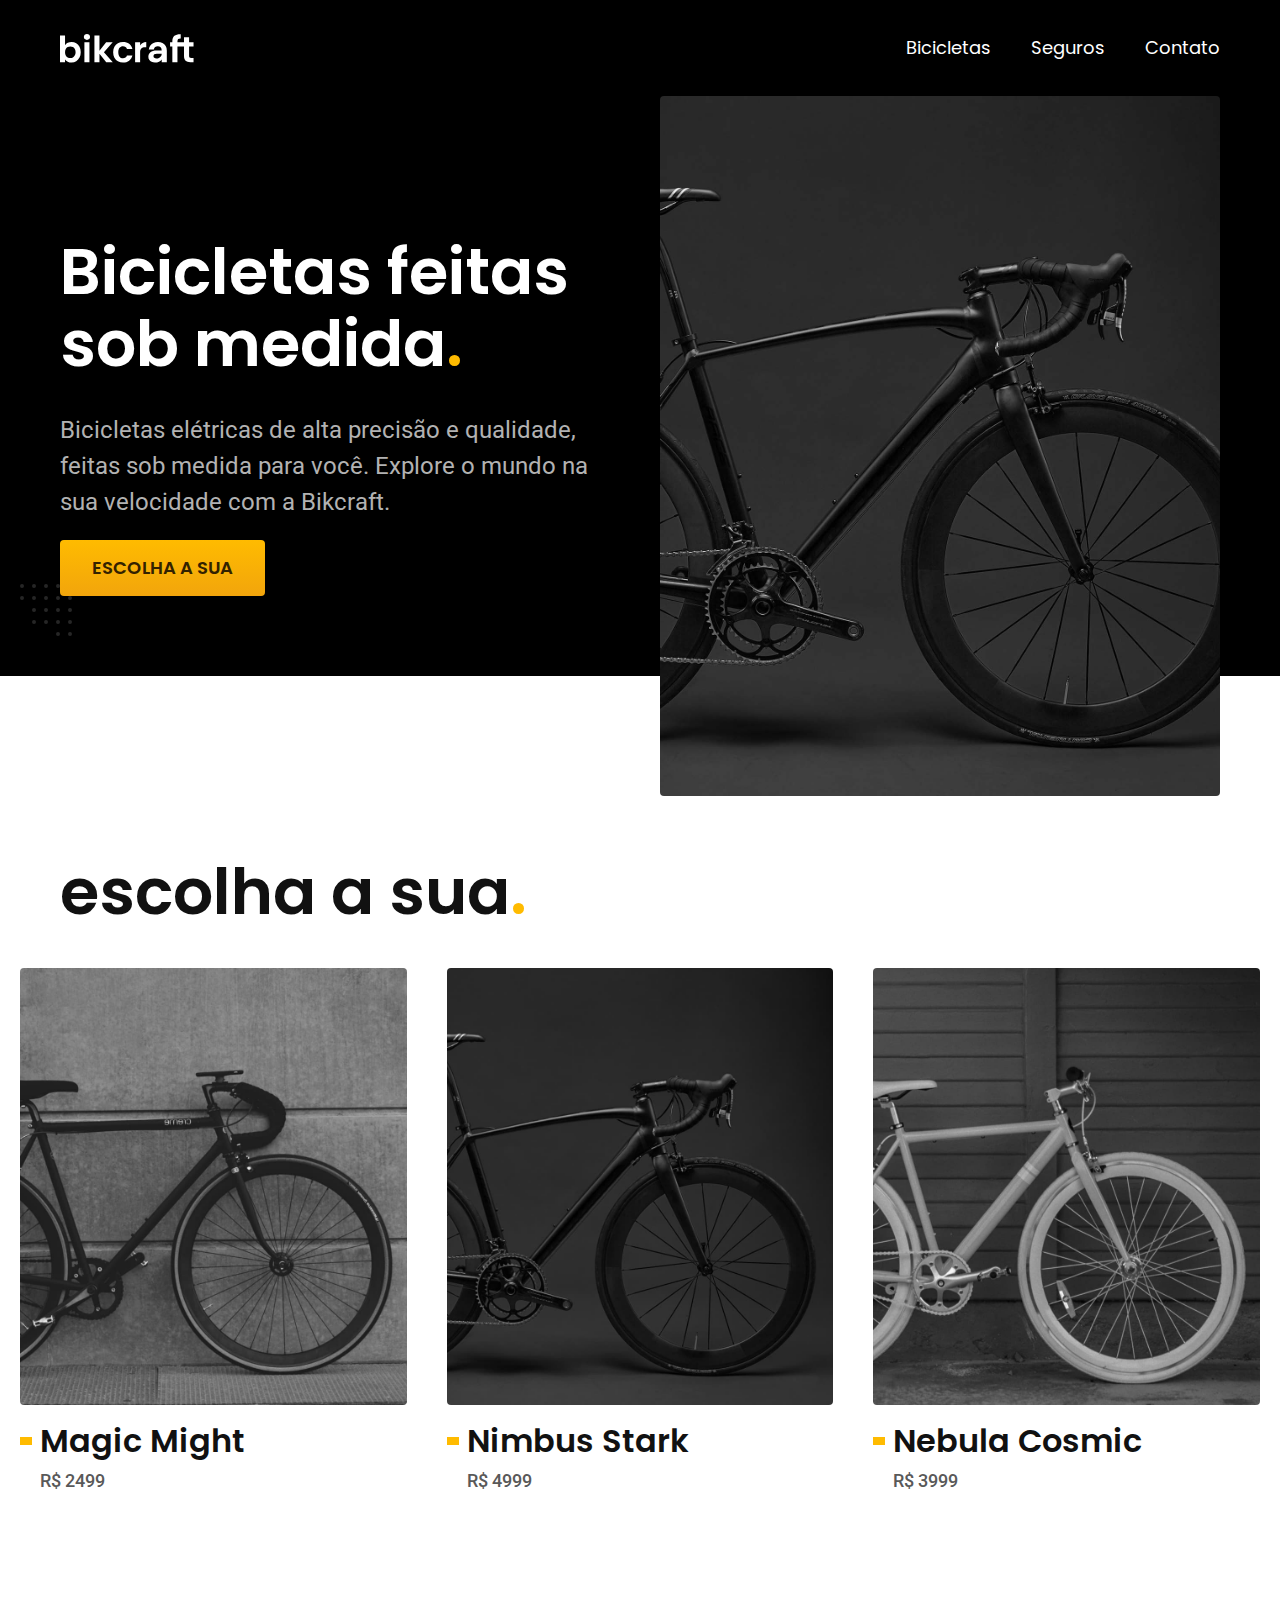
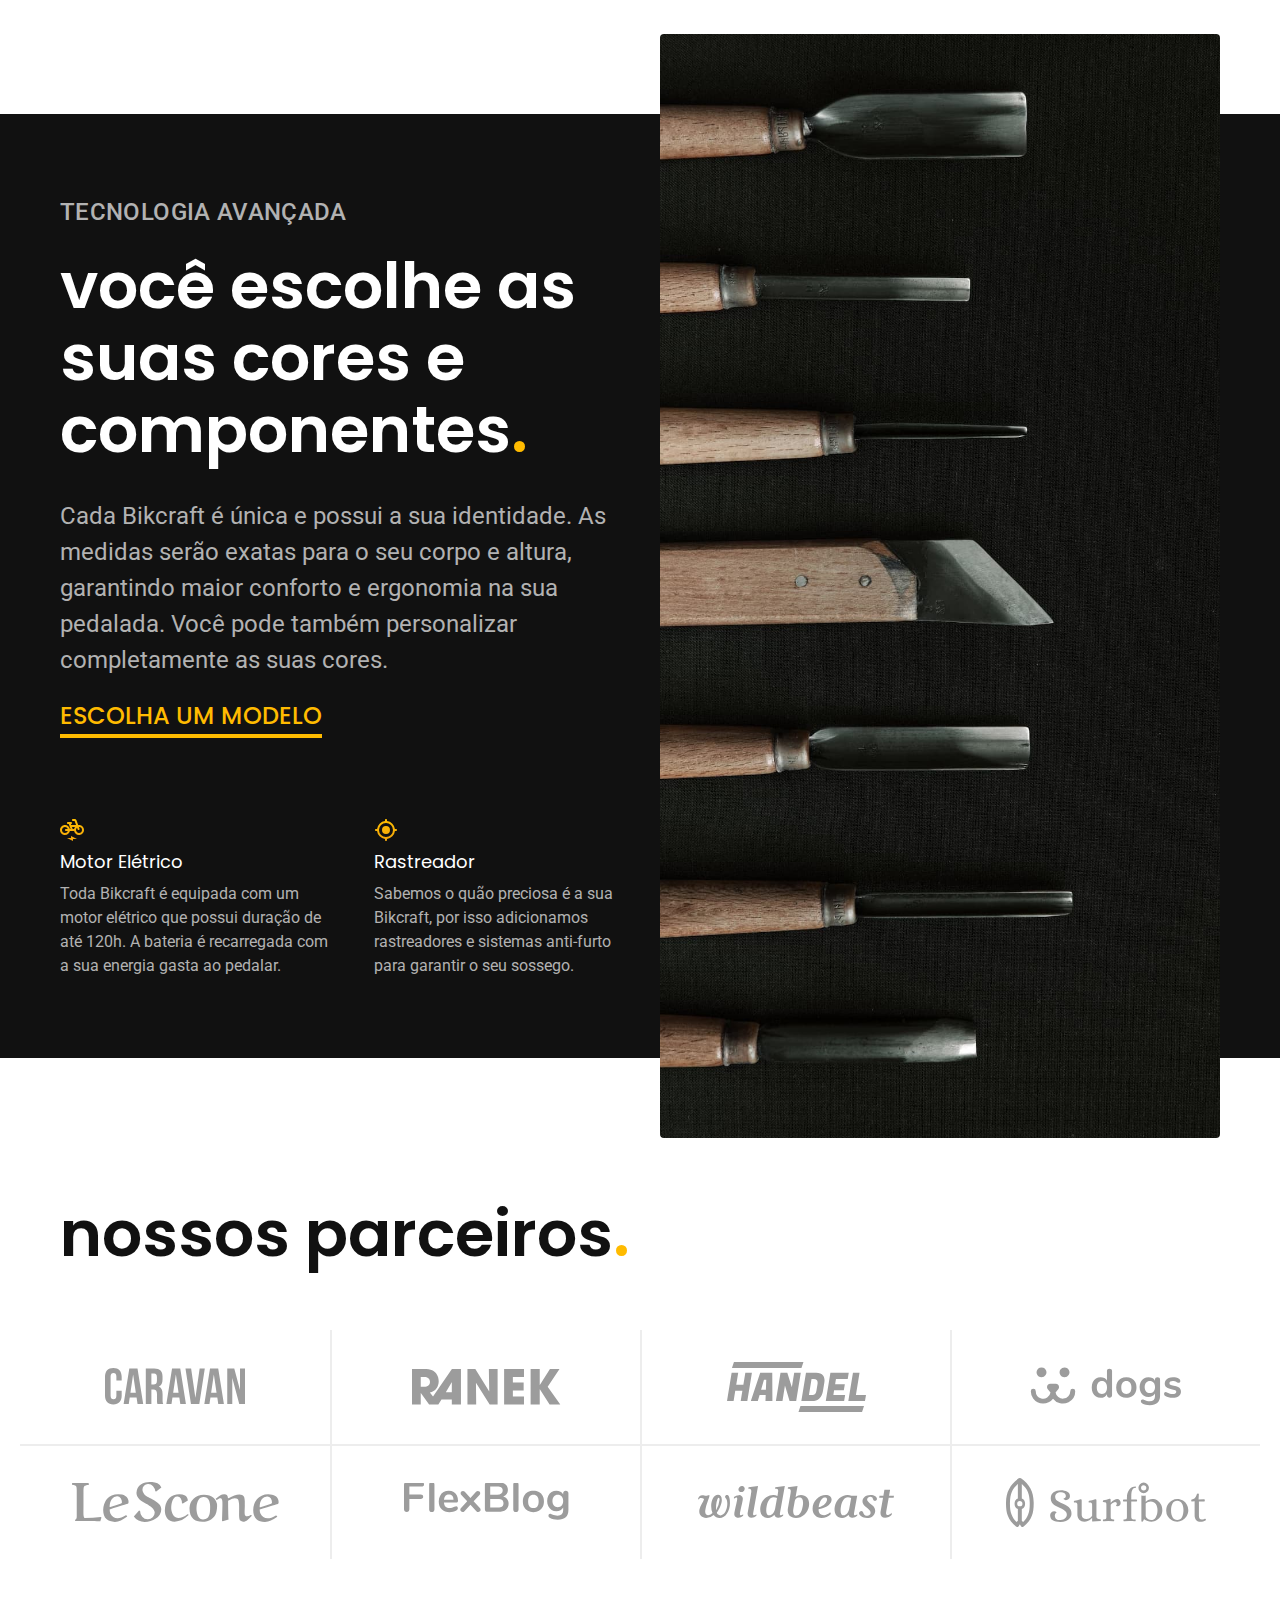
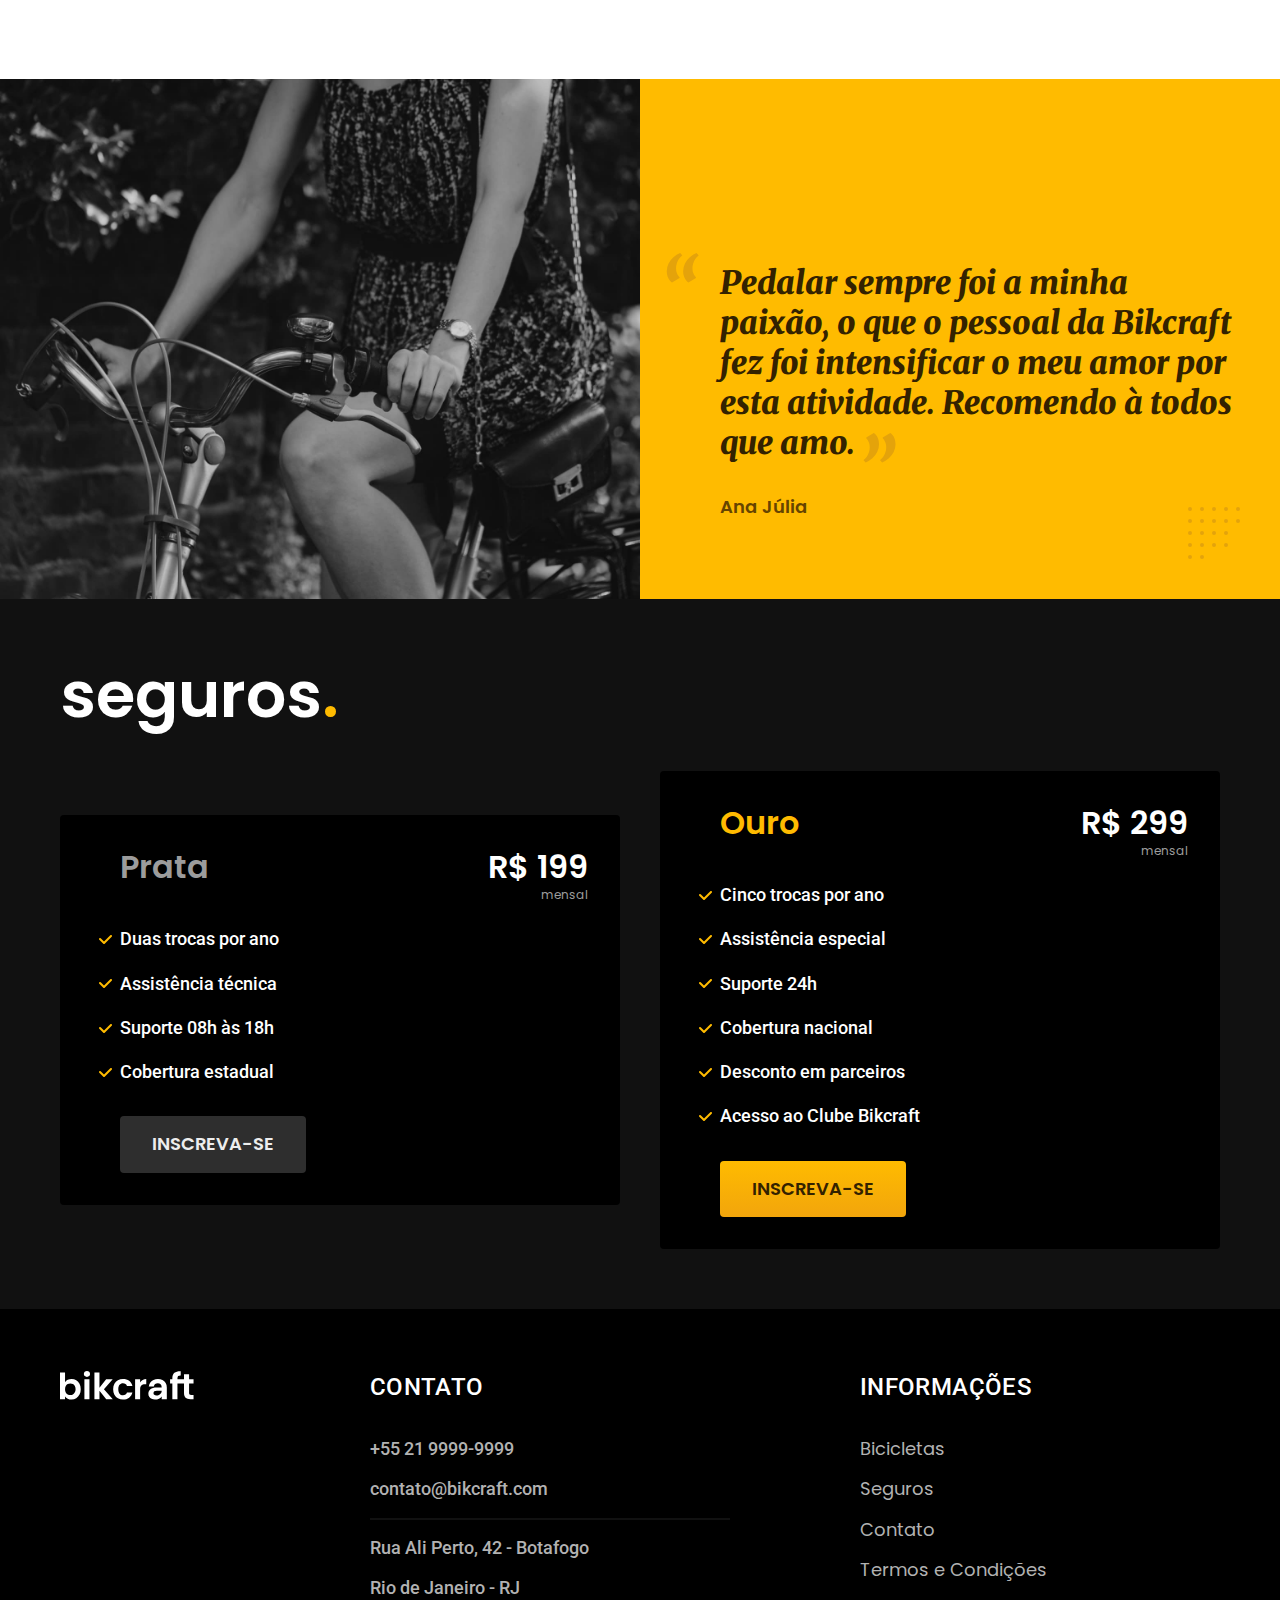
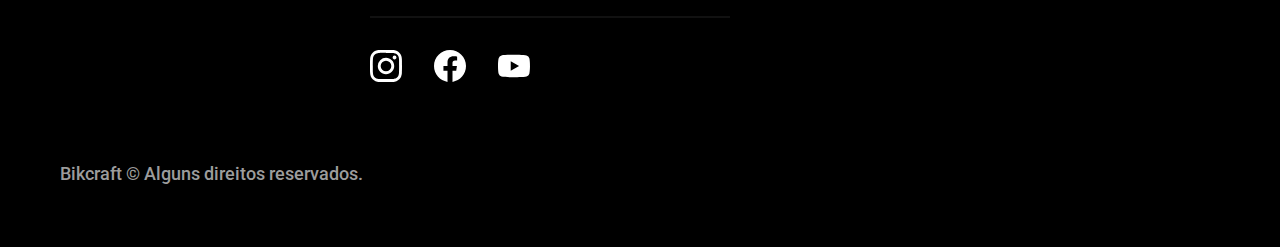
<file: index.html>
<!DOCTYPE html>
<html lang="pt-br">

<head>
  <meta charset="UTF-8">
  <meta http-equiv="X-UA-Compatible" content="IE=edge">
  <meta name="viewport" content="width=device-width, initial-scale=1.0">
  <meta name="description" content="Bicicletas elétricas de alta precisão e qualidade, feitas sob medida para o cliente. Explore o mundo na sua velocidade com a Bikcraft.">

  <link rel="preconnect" href="https://fonts.googleapis.com">
  <link rel="preconnect" href="https://fonts.gstatic.com" crossorigin>
  <link href="https://fonts.googleapis.com/css2?family=Poppins:wght@400;600&family=Roboto:wght@400;500&family=Merriweather:wght@900&family=Poppins:wght@400;600&display=swap" rel="stylesheet">

  <title>Bikcraft - Bicicletas Elétricas</title>

  <link rel="icon" href="./favicon.svg" type="image/svg+xml">
  <link rel="preload" href="./css/style.min.css" as="style">
  <link rel="stylesheet" href="./css/style.min.css">

  <script>document.documentElement.classList.add('js')</script>
</head>

<body>
  <header class="header-bg">
    <div class="header container">
      <a href="./"><img src="./img/bikcraft.svg" width="136" height="32" alt="bikcraft"></a>
      <nav aria-label="primária">
        <ul class="header-menu font-1-m cor-0">
          <li><a href="./bicicletas.html">Bicicletas</a></li>
          <li><a href="./seguros.html">Seguros</a></li>
          <li><a href="./contato.html">Contato</a></li>
        </ul>
      </nav>
    </div>
  </header>

  <main class="introducao-bg">
    <div class="introducao container">
      <div class="introducao-conteudo">
        <h1 class="font-1-xxl cor-0 fadeInDown" data-anime="200">Bicicletas feitas sob medida<span class="cor-p1">.</span></h1>
        <p class="font-2-l cor-5 fadeInDown" data-anime="400">Bicicletas elétricas de alta precisão e qualidade, feitas sob medida para você. Explore o mundo na sua velocidade com a Bikcraft.</p>
        <a class="botao fadeInDown" href="./bicicletas.html" data-anime="600">Escolha a sua</a>
      </div>
      <picture data-anime="800" class="fadeInDown">
        <source media="(max-width: 800px)" srcset="./img/bicicletas/nimbus.jpg">
        <img src="./img/fotos/introducao.jpg" width="1280" height="1600" alt="Bicicleta elétrica preta">
      </picture>
    </div>
  </main>

  <article class="bicicletas-lista">
    <h2 class="font-1-xxl container">escolha a sua<span class="cor-p1">.</span></h2>
    <ul>
      <li>
        <a href="./bicicletas/magic.html">
          <img src="./img/bicicletas/magic-home.jpg" width="920" height="1040" alt="Bicicleta preta">
          <h3 class="font-1-xl">Magic Might</h3>
          <span class="font-2-m cor-8">R$ 2499</span>
        </a>
      </li>
      <li>
        <a href="./bicicletas/nimbus.html">
          <img src="./img/bicicletas/nimbus-home.jpg" width="920" height="1040" alt="Bicicleta preta">
          <h3 class="font-1-xl">Nimbus Stark</h3>
          <span class="font-2-m cor-8">R$ 4999</span>
        </a>
      </li>
      <li>
        <a href="./bicicletas/nebula.html">
          <img src="./img/bicicletas/nebula-home.jpg" width="920" height="1040" alt="Bicicleta preta">
          <h3 class="font-1-xl">Nebula Cosmic</h3>
          <span class="font-2-m cor-8">R$ 3999</span>
        </a>
      </li>
    </ul>
  </article>

  <article class="tecnologia-bg">
    <div class="tecnologia container">
      <div class="tecnologia-conteudo">
        <span class="font-2-l-b cor-5">Tecnologia Avançada</span>
        <h2 class="font-1-xxl cor-0">você escolhe as
          suas cores e
          componentes<span class="cor-p1">.</span></h2>
        <p class="font-2-l cor-5">Cada Bikcraft é única e possui a sua identidade. As medidas serão exatas para o seu corpo e altura, garantindo maior conforto e ergonomia na sua pedalada. Você pode também personalizar completamente as suas cores.</p>
        <a class="link" href="./bicicletas.html">Escolha um modelo</a>
        <div class="tecnologia-vantagens">
          <div>
            <img src="./img/icones/eletrica.svg" width="24" height="24" alt="icone bicicleta eletrica">
            <h3 class="font-1-m cor-0">Motor Elétrico
            </h3>
            <p class="font-2-s cor-5">Toda Bikcraft é equipada com um motor elétrico que possui duração de até 120h. A bateria é recarregada com a sua energia gasta ao pedalar.</p>
          </div>
          <div>
            <img src="./img/icones/rastreador.svg" width="24" height="24" alt="icone rastreador">
            <h3 class="font-1-m cor-0">Rastreador
            </h3>
            <p class="font-2-s cor-5">Sabemos o quão preciosa é a sua Bikcraft, por isso adicionamos rastreadores e sistemas anti-furto para garantir o seu sossego.</p>
          </div>
        </div>
      </div>
      <div class="tecnologia-img">
        <img src="./img/fotos/tecnologia.jpg" width="1200" height="1920" alt="imagem decorativa">
      </div>
    </div>
  </article>

  <section class="parceiros" aria-label="Nossos Parceiros">
    <h2 class="font-1-xxl container">nossos parceiros<span class="cor-p1">.</span></h2>
    <ul>
      <li><img src="./img/parceiros/caravan.svg" width="140" height="38" alt="caravan"></li>
      <li><img src="./img/parceiros/ranek.svg" width="149" height="36" alt="ranek"></li>
      <li><img src="./img/parceiros/handel.svg" width="139" height="50" alt="handel"></li>
      <li><img src="./img/parceiros/dogs.svg" width="152" height="39" alt="dogs"></li>
      <li><img src="./img/parceiros/lescone.svg" width="208" height="41" alt="lescone"></li>
      <li><img src="./img/parceiros/flexblog.svg" width="165" height="38" alt="flexblog"></li>
      <li><img src="./img/parceiros/wildbeast.svg" width="196" height="34" alt="wildbeast"></li>
      <li><img src="./img/parceiros/surfbot.svg" width="200" height="49" alt="surfbot"></li>
    </ul>
  </section>

  <section class="depoimento" aria-label="Depoimento">
    <div>
      <img src="./img/fotos/depoimento.jpg" width="1560" height="1360" alt="Pessoa pedalando uma bicicleta">
    </div>
    <div class="depoimento-conteudo">
      <blockquote class="font-1-xl cor-p5">
        <p>Pedalar sempre foi a minha paixão, o que o pessoal da Bikcraft fez foi intensificar o meu amor por esta atividade. Recomendo à todos que amo.</p>
      </blockquote>
      <span class="font-1-m-b cor-p4">Ana Júlia</span>
    </div>
  </section>

  <article class="seguros-bg">
    <div class="seguros container">
      <h2 class="font-1-xxl cor-0">seguros<span class="cor-p1">.</span></h2>
      <div class="seguros-item">
        <h3 class="font-1-xl cor-6">Prata</h3>
        <span class="font-1-xl cor-0">R$ 199 <span class="font-1-xs cor-6">mensal</span></span>
        <ul class="font-2-m cor-0">
          <li>Duas trocas por ano</li>
          <li>Assistência técnica</li>
          <li>Suporte 08h às 18h</li>
          <li>Cobertura estadual</li>
        </ul>
        <a class="botao secundario" href="./orcamento.html">Inscreva-se</a>
      </div>
      <div class="seguros-item">
        <h3 class="font-1-xl cor-p1">Ouro</h3>
        <span class="font-1-xl cor-0">R$ 299 <span class="font-1-xs cor-6">mensal</span></span>
        <ul class="font-2-m cor-0">
          <li>Cinco trocas por ano</li>
          <li>Assistência especial</li>
          <li>Suporte 24h</li>
          <li>Cobertura nacional</li>
          <li>Desconto em parceiros</li>
          <li>Acesso ao Clube Bikcraft</li>
        </ul>
        <a class="botao" href="./orcamento.html">Inscreva-se</a>
      </div>
    </div>
  </article>

  <footer class="footer-bg">
    <div class="footer container">
      <img src="./img/bikcraft.svg" alt="Bikcraft" width="136" height="32">
      <div class="footer-contato">
        <h3 class="font-2-l-b cor-0">Contato</h3>
        <ul class="font-2-m cor-5">
          <li>+55 21 9999-9999</li>
          <li>contato@bikcraft.com</li>
          <li>Rua Ali Perto, 42 - Botafogo</li>
          <li>Rio de Janeiro - RJ</li>
        </ul>
        <div class="footer-redes">
          <a href="./"><img src="./img/redes/instagram.svg" alt="Instagram" width="32" height="32"></a>
          <a href="./"><img src="./img/redes/facebook.svg" alt="Facebook" width="32" height="32"></a>
          <a href="./"><img src="./img/redes/youtube.svg" alt="Youtube" width="32" height="32"></a>
        </div>
      </div>
      <div class="footer-informacoes">
        <h3 class="font-2-l-b cor-0">Informações</h3>
        <nav>
          <ul class="font-1-m cor-5">
            <li><a href="./bicicletas.html">Bicicletas</a></li>
            <li><a href="./seguros.html">Seguros</a></li>
            <li><a href="./contato.html">Contato</a></li>
            <li><a href="./termos.html">Termos e Condições</a></li>
          </ul>
        </nav>
      </div>
      <p class="font-2-m cor-6 footer-copy">Bikcraft © Alguns direitos reservados.</p>
    </div>
  </footer>
  <script src="./js/plugins/simple-anime.js"></script>
  <script src="./js/script.js"></script>
</body>

</html>
</file>
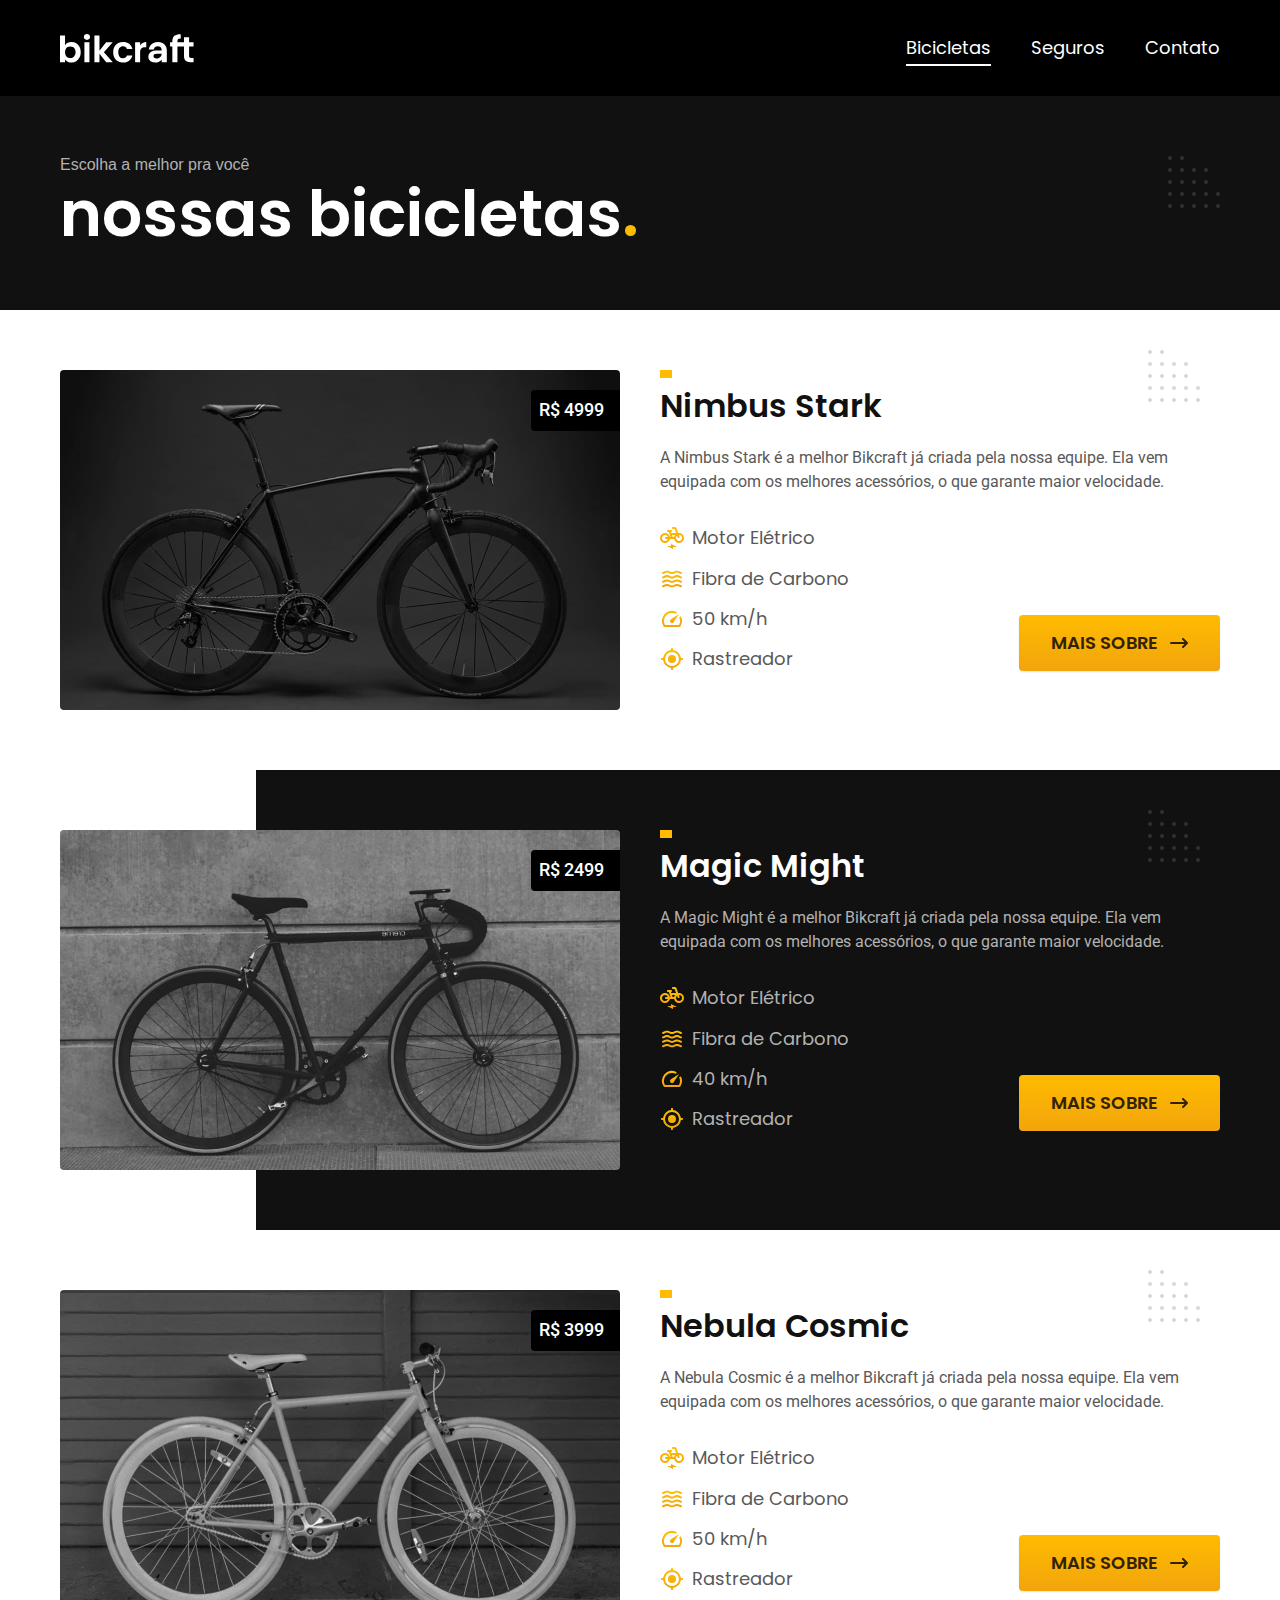
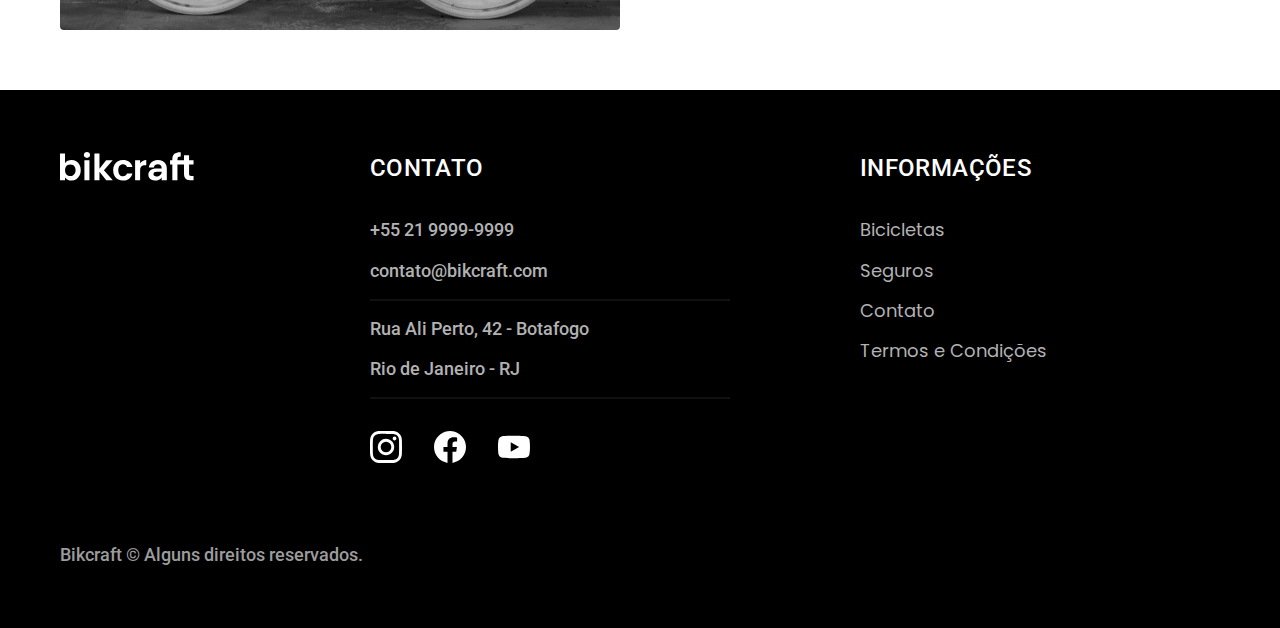
<file: bicicletas.html>
<!DOCTYPE html>
<html lang="pt-br">

<head>
  <meta charset="UTF-8">
  <meta http-equiv="X-UA-Compatible" content="IE=edge">
  <meta name="viewport" content="width=device-width, initial-scale=1.0">
  <meta name="description" content="Bicicletas.">

  <link rel="preconnect" href="https://fonts.googleapis.com">
  <link rel="preconnect" href="https://fonts.gstatic.com" crossorigin>
  <link href="https://fonts.googleapis.com/css2?family=Poppins:wght@400;600&family=Roboto:wght@400;500&family=Merriweather:wght@900&family=Poppins:wght@400;600&display=swap" rel="stylesheet">

  <title>Bicicletas | Bikcraft</title>

  <link rel="icon" href="./favicon.svg" type="image/svg+xml">
  <link rel="preload" href="./css/style.min.css" as="style">
  <link rel="stylesheet" href="./css/style.min.css">

  <script>document.documentElement.classList.add('js')</script>
</head>

<body id="bicicletas">
  <header class="header-bg">
    <div class="header container">
      <a href="./"><img src="./img/bikcraft.svg" alt="bikcraft"></a>
      <nav aria-label="primária">
        <ul class="header-menu font-1-m cor-0">
          <li><a href="./bicicletas.html">Bicicletas</a></li>
          <li><a href="./seguros.html">Seguros</a></li>
          <li><a href="./contato.html">Contato</a></li>
        </ul>
      </nav>
    </div>
  </header>

  <main>
    <div class="titulo-bg">
      <div class="titulo container">
        <p class="font-2-lb cor-5">Escolha a melhor pra você</p>
        <h1 class="font-1-xxl cor-0">nossas bicicletas<span class="cor-p1">.</span></h1>
      </div>
    </div>

    <div class="bicicletas-bg">
      <div class="bicicletas container">
        <div class="bicicletas-img">
          <img src="img/bicicletas/nimbus.jpg" alt="Bicicleta preta">
          <span class="font-2-m cor-0">R$ 4999</span>
        </div>
        <div class="bicicletas-conteudo">
          <h2 class="font-1-xl">Nimbus Stark</h2>
          <p class="font-2-s cor-8">A Nimbus Stark é a melhor Bikcraft já criada pela nossa equipe. Ela vem equipada com os melhores acessórios, o que garante maior velocidade.</p>
          <ul class="font-1-m cor-8">
            <li><img src="img/icones/eletrica.svg" alt="icone eletrica">
              Motor Elétrico
            </li>
            <li><img src="img/icones/carbono.svg" alt="icone carbono">
              Fibra de Carbono
            </li>
            <li><img src="img/icones/velocidade.svg" alt="icone velocidade">
              50 km/h
            </li>
            <li><img src="img/icones/rastreador.svg" alt="icone rastreador">
              Rastreador
            </li>
          </ul>
          <a class="botao seta" href="./bicicletas/nimbus.html">Mais sobre</a>

        </div>
      </div>
    </div>

    <div class="bicicletas-bg">
      <div class="bicicletas container">
        <div class="bicicletas-img">
          <img src="img/bicicletas/magic.jpg" alt="Bicicleta preta">
          <span class="font-2-m cor-0">R$ 2499</span>
        </div>
        <div class="bicicletas-conteudo">
          <h2 class="font-1-xl cor-0">Magic Might</h2>
          <p class="font-2-s cor-5">A Magic Might é a melhor Bikcraft já criada pela nossa equipe. Ela vem equipada com os melhores acessórios, o que garante maior velocidade.</p>
          <ul class="font-1-m cor-5">
            <li><img src="img/icones/eletrica.svg" alt="icone eletrica">
              Motor Elétrico
            </li>
            <li><img src="img/icones/carbono.svg" alt="icone carbono">
              Fibra de Carbono
            </li>
            <li><img src="img/icones/velocidade.svg" alt="icone velocidade">
              40 km/h
            </li>
            <li><img src="img/icones/rastreador.svg" alt="icone rastreador">
              Rastreador
            </li>
          </ul>
          <a class="botao seta" href="./bicicletas/magic.html">Mais sobre</a>
        </div>
      </div>
    </div>

    <div class="bicicletas-bg">
      <div class="bicicletas container">
        <div class="bicicletas-img">
          <img src="img/bicicletas/nebula.jpg" alt="Bicicleta preta">
          <span class="font-2-m cor-0">R$ 3999</span>
        </div>
        <div class="bicicletas-conteudo">
          <h2 class="font-1-xl">Nebula Cosmic</h2>
          <p class="font-2-s cor-8">A Nebula Cosmic é a melhor Bikcraft já criada pela nossa equipe. Ela vem equipada com os melhores acessórios, o que garante maior velocidade.</p>
          <ul class="font-1-m cor-8">
            <li><img src="img/icones/eletrica.svg" alt="icone eletrica">
              Motor Elétrico
            </li>
            <li><img src="img/icones/carbono.svg" alt="icone carbono">
              Fibra de Carbono
            </li>
            <li><img src="img/icones/velocidade.svg" alt="icone velocidade">
              50 km/h
            </li>
            <li><img src="img/icones/rastreador.svg" alt="icone rastreador">
              Rastreador
            </li>
          </ul>
          <a class="botao seta" href="./bicicletas/nebula.html">Mais sobre</a>

        </div>
      </div>
    </div>

  </main>

  <footer class="footer-bg">
    <div class="footer container">
      <img src="./img/bikcraft.svg" alt="Bikcraft" width="136" height="32">
      <div class="footer-contato">
        <h3 class="font-2-l-b cor-0">Contato</h3>
        <ul class="font-2-m cor-5">
          <li>+55 21 9999-9999</li>
          <li>contato@bikcraft.com</li>
          <li>Rua Ali Perto, 42 - Botafogo</li>
          <li>Rio de Janeiro - RJ</li>
        </ul>
        <div class="footer-redes">
          <a href="./"><img src="./img/redes/instagram.svg" alt="Instagram" width="32" height="32"></a>
          <a href="./"><img src="./img/redes/facebook.svg" alt="Facebook" width="32" height="32"></a>
          <a href="./"><img src="./img/redes/youtube.svg" alt="Youtube" width="32" height="32"></a>
        </div>
      </div>
      <div class="footer-informacoes">
        <h3 class="font-2-l-b cor-0">Informações</h3>
        <nav>
          <ul class="font-1-m cor-5">
            <li><a href="./bicicletas.html">Bicicletas</a></li>
            <li><a href="./seguros.html">Seguros</a></li>
            <li><a href="./contato.html">Contato</a></li>
            <li><a href="./termos.html">Termos e Condições</a></li>
          </ul>
        </nav>
      </div>
      <p class="font-2-m cor-6 footer-copy">Bikcraft © Alguns direitos reservados.</p>
    </div>
  </footer>
  <script src="./js/script.js"></script>
</body>

</html>
</file>
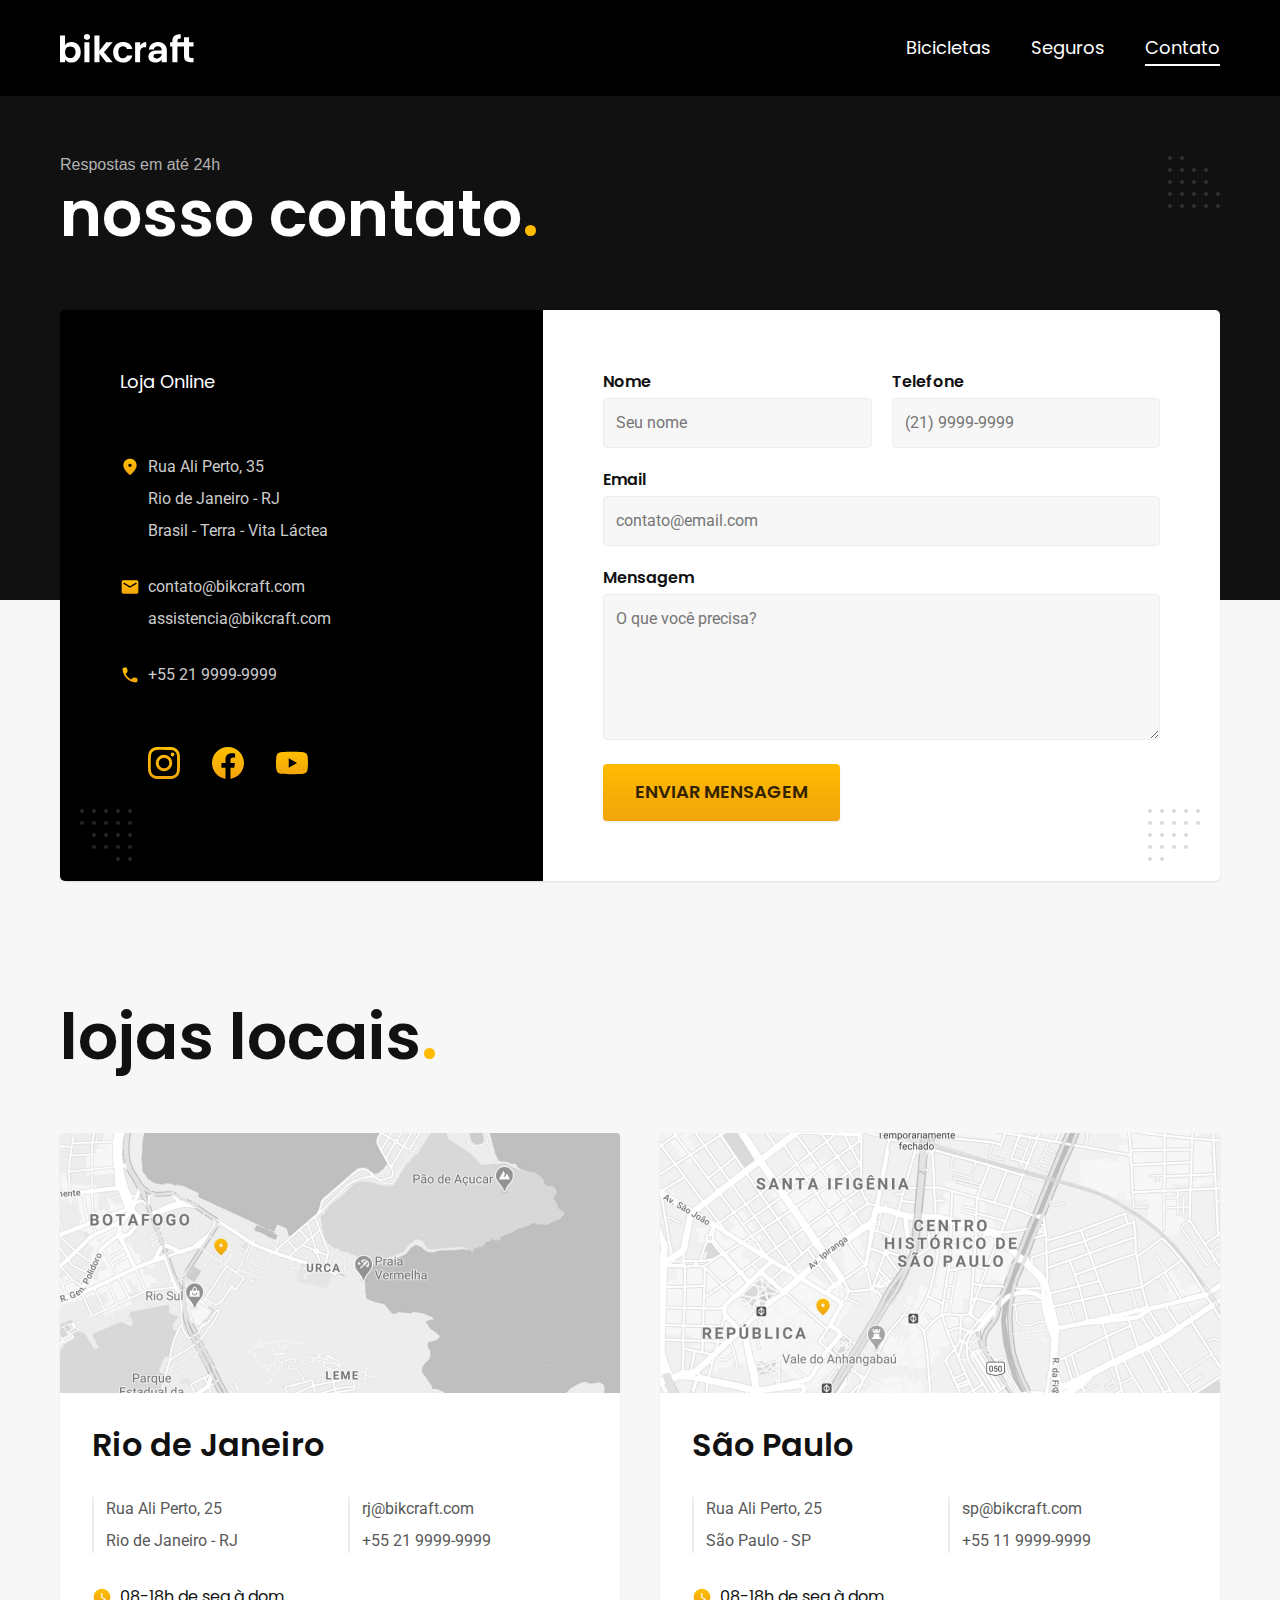
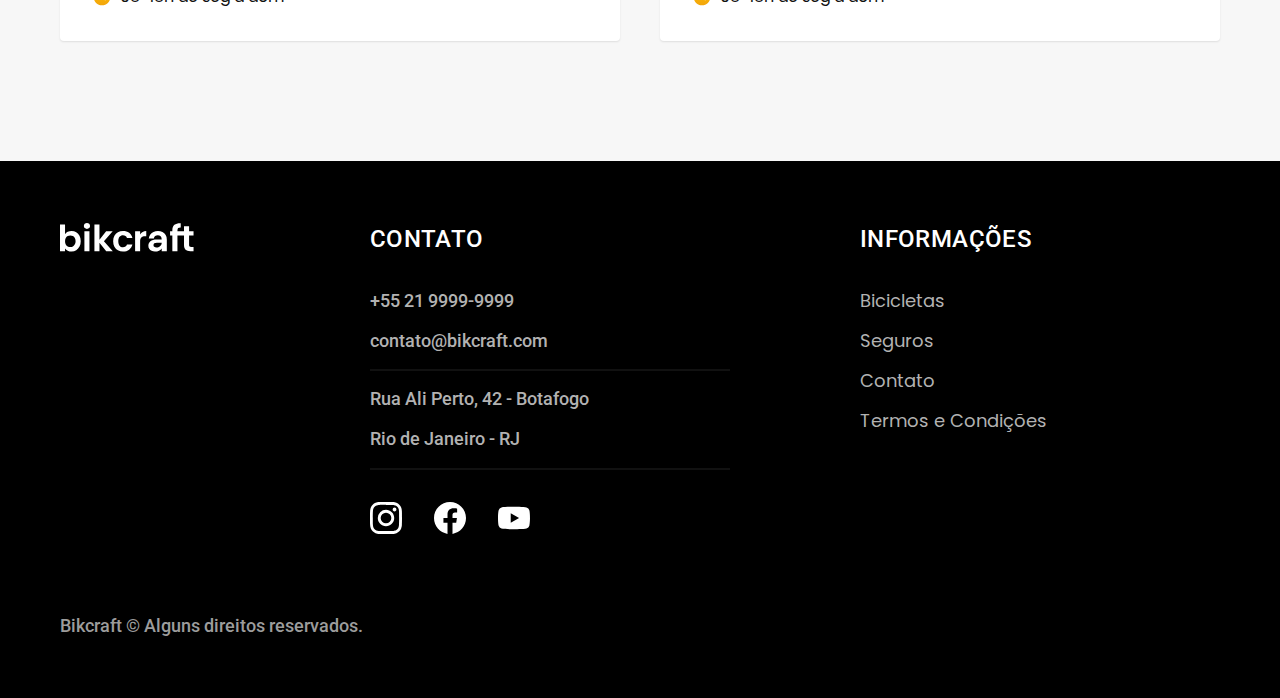
<file: contato.html>
<!DOCTYPE html>
<html lang="pt-br">

<head>
  <meta charset="UTF-8">
  <meta http-equiv="X-UA-Compatible" content="IE=edge">
  <meta name="viewport" content="width=device-width, initial-scale=1.0">
  <meta name="description" content="Página de contato.">

  <link rel="preconnect" href="https://fonts.googleapis.com">
  <link rel="preconnect" href="https://fonts.gstatic.com" crossorigin>
  <link href="https://fonts.googleapis.com/css2?family=Poppins:wght@400;600&family=Roboto:wght@400;500&family=Merriweather:wght@900&family=Poppins:wght@400;600&display=swap" rel="stylesheet">

  <title>Contato | Bikcraft</title>

  <link rel="icon" href="./favicon.svg" type="image/svg+xml">
  <link rel="preload" href="./css/style.min.css" as="style">
  <link rel="stylesheet" href="./css/style.min.css">

  <script>document.documentElement.classList.add('js')</script>
</head>

<body id="contato">
  <header class="header-bg">
    <div class="header container">
      <a href="./"><img src="./img/bikcraft.svg" alt="bikcraft"></a>
      <nav aria-label="primária">
        <ul class="header-menu font-1-m cor-0">
          <li><a href="./bicicletas.html">Bicicletas</a></li>
          <li><a href="./seguros.html">Seguros</a></li>
          <li><a href="./contato.html">Contato</a></li>
        </ul>
      </nav>
    </div>
  </header>

  <main>
    <div class="titulo-bg">
      <div class="titulo container">
        <p class="font-2-lb cor-5">Respostas em até 24h</p>
        <h1 class="font-1-xxl cor-0">nosso contato<span class="cor-p1">.</span></h1>
      </div>
    </div>

    <div class="contato container">
      <section class="contato-dados" aria-label="Endereço">
        <h2 class="font-1-m cor-0">Loja Online</h2>
        <div class="contato-endereco font-2-s cor-4">
          <p>Rua Ali Perto, 35</p>
          <p>Rio de Janeiro - RJ</p>
          <p>Brasil - Terra - Vita Láctea</p>
        </div>
        <address class="contato-meios font-2-s cor-4">
          <a href="mailto:contato@bikcraft.com">contato@bikcraft.com</a>
          <a href="mailto:assistencia@bikcraft.com">assistencia@bikcraft.com</a>
          <a href="tel:+552199999999">+55 21 9999-9999</a>
        </address>
        <div class="contato-redes">
          <a href="./"><img src="./img/redes/instagram-p.svg" alt="Instagram" width="32" height="32"></a>
          <a href="./"><img src="./img/redes/facebook-p.svg" alt="Facebook" width="32" height="32"></a>
          <a href="./"><img src="./img/redes/youtube-p.svg" alt="Youtube" width="32" height="32"></a>
        </div>
      </section>
      <section class="contato-formulario" aria-label="Formulário">
        <form class="form" action="./contato.html">
          <div>
            <label for="nome">Nome</label>
            <input type="text" name="nome" id="nome" placeholder="Seu nome">
          </div>
          <div>
            <label for="telefone">Telefone</label>
            <input type="text" name="telefone" id="telefone" placeholder="(21) 9999-9999">
          </div>
          <div class="col-2">
            <label for="email">Email</label>
            <input type="email" name="email" id="email" placeholder="contato@email.com">
          </div>
          <div class="col-2">
            <label for="mensagem">Mensagem</label>
            <textarea name="mensagem" id="mensagem" rows="5" placeholder="O que você precisa?"></textarea>
          </div>
          <button class="botao col-2">Enviar Mensagem</button>
        </form>
      </section>
    </div>
  </main>

  <article class="lojas container">
    <h2 class="font-1-xxl">lojas locais<span class="cor-p1">.</span></h2>
    <div class="lojas-item">
      <img src="./img/lojas/rj.jpg" alt="mapa marcando o endereço em Rua Ali Perto, 25 - Rio de Janeiro - RJ">
      <div class="lojas-conteudo">
        <h3 class="font-1-xl">Rio de Janeiro</h3>
        <div class="lojas-dados font-2-s cor-8">
          <p>Rua Ali Perto, 25</p>
          <p>Rio de Janeiro - RJ</p>
        </div>
        <div class="lojas-dados font-2-s cor-8">
          <a href="mailto:rj@bikcraft.com">rj@bikcraft.com</a>
          <a href="tel:+552199999999">+55 21 9999-9999</a>
        </div>
        <p class="lojas-tempo font-1-s"><img src="./img/icones/horario.svg" alt="icone horario"> 08-18h de seg à dom</p>
      </div>
    </div>
    <div class="lojas-item">
      <img src="./img/lojas/sp.jpg" alt="mapa marcando o endereço em Rua Ali Perto, 25 - São Paulo - SP">
      <div class="lojas-conteudo">
        <h3 class="font-1-xl">São Paulo</h3>
        <div class="lojas-dados font-2-s cor-8">
          <p>Rua Ali Perto, 25</p>
          <p>São Paulo - SP</p>
        </div>
        <div class="lojas-dados font-2-s cor-8">
          <a href="mailto:sp@bikcraft.com">sp@bikcraft.com</a>
          <a href="tel:+551199999999">+55 11 9999-9999</a>
        </div>
        <p class="lojas-tempo font-1-s"><img src="./img/icones/horario.svg" alt="icone horario"> 08-18h de seg à dom</p>
      </div>
    </div>
  </article>

  <footer class="footer-bg">
    <div class="footer container">
      <img src="./img/bikcraft.svg" alt="Bikcraft" width="136" height="32">
      <div class="footer-contato">
        <h3 class="font-2-l-b cor-0">Contato</h3>
        <ul class="font-2-m cor-5">
          <li>+55 21 9999-9999</li>
          <li>contato@bikcraft.com</li>
          <li>Rua Ali Perto, 42 - Botafogo</li>
          <li>Rio de Janeiro - RJ</li>
        </ul>
        <div class="footer-redes">
          <a href="./"><img src="./img/redes/instagram.svg" alt="Instagram" width="32" height="32"></a>
          <a href="./"><img src="./img/redes/facebook.svg" alt="Facebook" width="32" height="32"></a>
          <a href="./"><img src="./img/redes/youtube.svg" alt="Youtube" width="32" height="32"></a>
        </div>
      </div>
      <div class="footer-informacoes">
        <h3 class="font-2-l-b cor-0">Informações</h3>
        <nav>
          <ul class="font-1-m cor-5">
            <li><a href="./bicicletas.html">Bicicletas</a></li>
            <li><a href="./seguros.html">Seguros</a></li>
            <li><a href="./contato.html">Contato</a></li>
            <li><a href="./termos.html">Termos e Condições</a></li>
          </ul>
        </nav>
      </div>
      <p class="font-2-m cor-6 footer-copy">Bikcraft © Alguns direitos reservados.</p>
    </div>
  </footer>
  <script src="./js/script.js"></script>
</body>

</html>
</file>
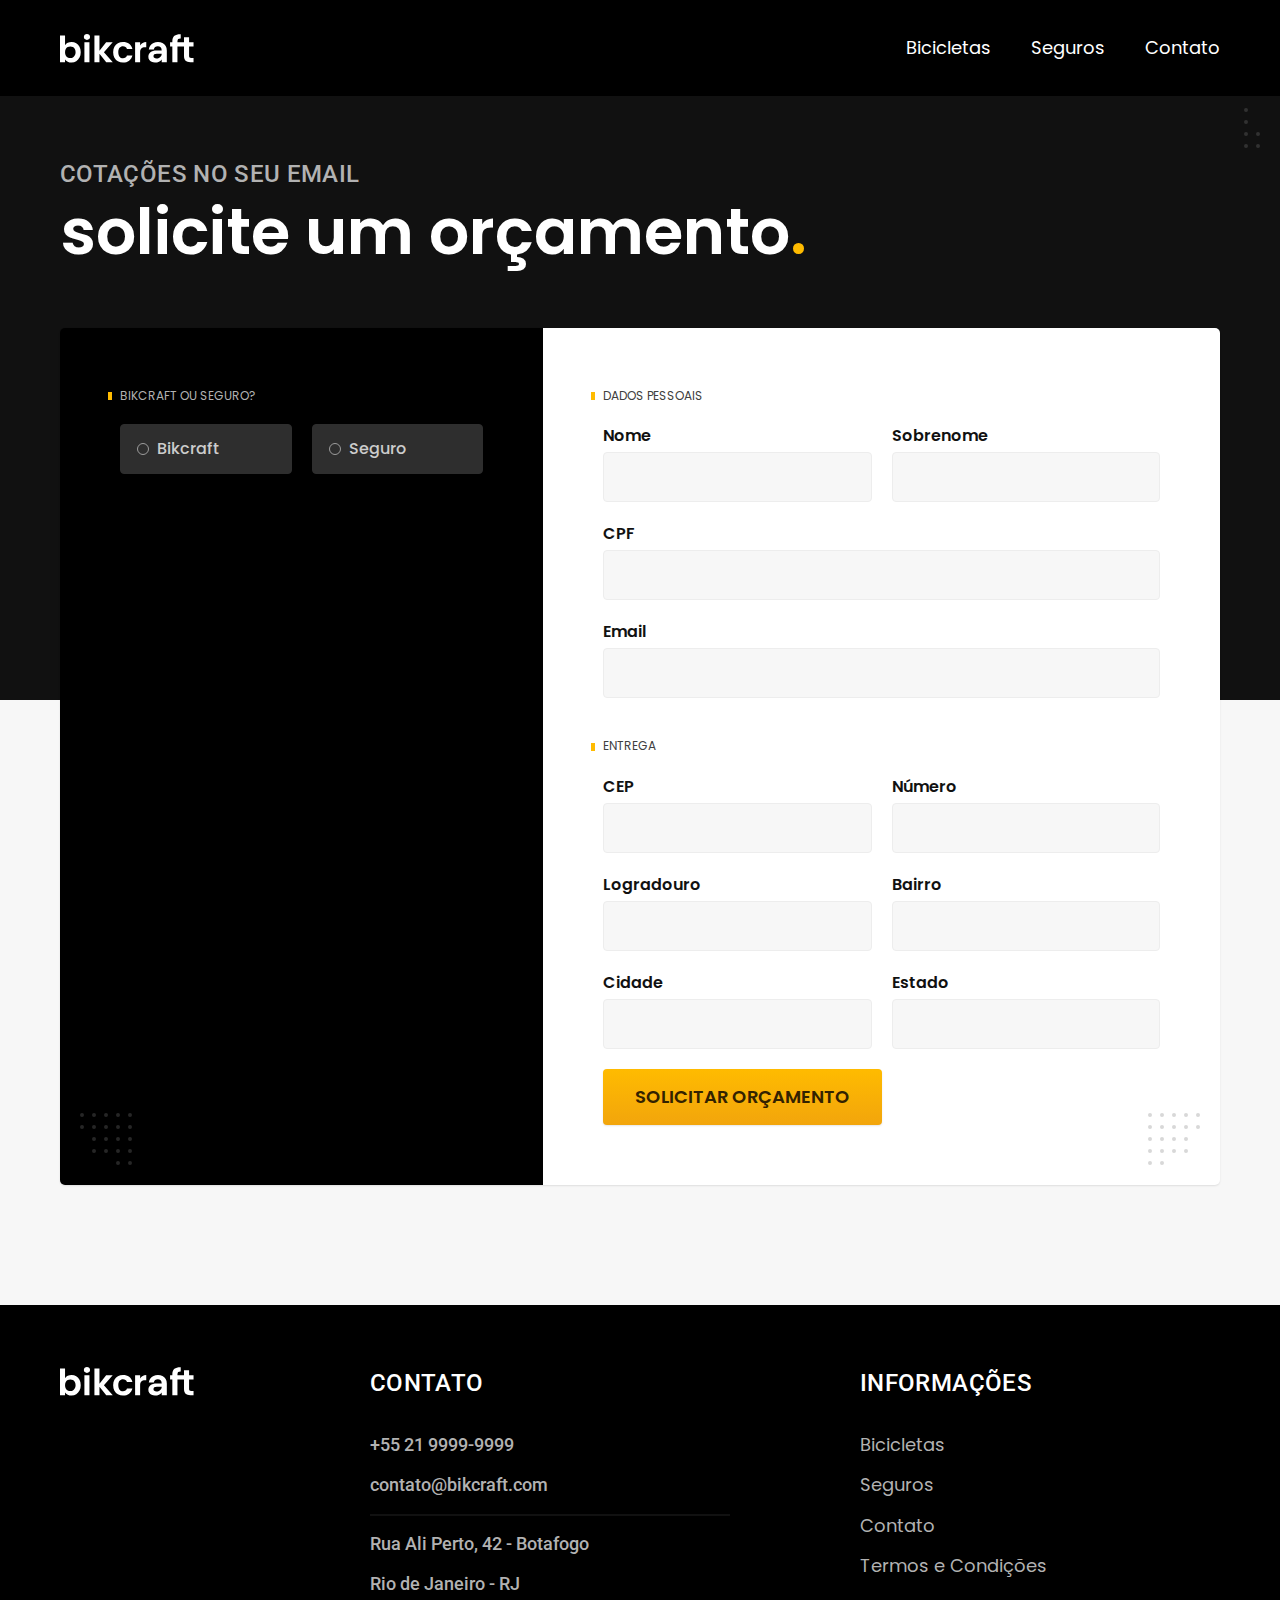
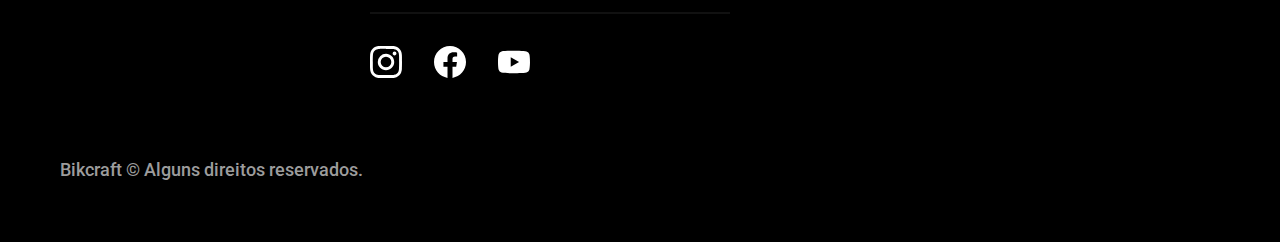
<file: orcamento.html>
<!DOCTYPE html>
<html lang="pt-br">

<head>
  <meta charset="UTF-8">
  <meta name="viewport" content="width=device-width, initial-scale=1.0">
  <meta name="description" content="Bicicletas elétricas de alta precisão e qualidade,  feitas sob medida para o cliente. Explore o mundo na sua velocidade com a Bikcraft.">

  <title>Orçamento | Bikcraft</title>

  <link rel="icon" href="./favicon.svg" type="image/svg+xml">
  <link href="./css/style.min.css" rel="preload" as="style">
  <link href="./css/style.min.css" rel="stylesheet">

  <link rel="preconnect" href="https://fonts.googleapis.com">
  <link rel="preconnect" href="https://fonts.gstatic.com" crossorigin>
  <link href="https://fonts.googleapis.com/css2?family=Merriweather:ital,wght@1,900&family=Poppins:wght@500;600&family=Roboto:wght@400;500&display=swap" rel="stylesheet">

  <script>document.documentElement.classList.add('js')</script>
</head>

<body id="orcamento">
  <header class="header-bg">
    <div class="header container">
      <a href="./">
        <img src="./img/bikcraft.svg" alt="Bikcraft" width="136" height="32">
      </a>
      <nav aria-label="primaria">
        <ul class="header-menu font-1-m cor-0">
          <li><a href="./bicicletas.html">Bicicletas</a></li>
          <li><a href="./seguros.html">Seguros</a></li>
          <li><a href="./contato.html">Contato</a></li>
        </ul>
      </nav>
    </div>
  </header>

  <main>
    <div class="titulo">
      <div class="titulo-bg container">
        <p class="font-2-l-b cor-5">Cotações no seu email</p>
        <h1 class="font-1-xxl cor-0">solicite um orçamento<span class="cor-p1">.</span></h1>
      </div>
    </div>

    <form class="orcamento container" action="./">
      <!-- Produto -->
      <div class="orcamento-produto">
        <h2 class="font-1-xs cor-5">Bikcraft ou Seguro?</h2>

        <input type="radio" name="tipo" value="bikcraft" id="bikcraft">
        <label for="bikcraft">Bikcraft</label>

        <input type="radio" name="tipo" value="seguro" id="seguro">
        <label for="seguro">Seguro</label>

        <div class="orcamento-conteudo" id="orcamento-bikcraft">
          <h2 class="font-1-xs cor-5">Escolha a sua:</h2>

          <input type="radio" name="produto" value="nimbus" id="nimbus">
          <label for="nimbus">Nimbus Stark <span>R$ 4999</span></label>
          <div class="radio-detalhes">
            <ul class="font-1-xs cor-8">
              <li><img src="./img/icones/eletrica.svg" alt=""> Motor Elétrico</li>
              <li><img src="./img/icones/carbono.svg" alt=""> Fibra de Carbono</li>
              <li><img src="./img/icones/velocidade.svg" alt=""> 50 km/h</li>
              <li><img src="./img/icones/rastreador.svg" alt=""> Rastreador</li>
            </ul>
            <img src="./img/bicicletas/nimbus.jpg" alt="Bicicleta preta">
          </div>

          <input type="radio" name="produto" value="magic" id="magic">
          <label for="magic">Magic Might <span>R$ 2499</span></label>
          <div class="radio-detalhes">
            <ul class="font-1-xs cor-8">
              <li><img src="./img/icones/eletrica.svg" alt=""> Motor Elétrico</li>
              <li><img src="./img/icones/carbono.svg" alt=""> Fibra de Carbono</li>
              <li><img src="./img/icones/velocidade.svg" alt=""> 45 km/h</li>
              <li><img src="./img/icones/rastreador.svg" alt=""> Rastreador</li>
            </ul>
            <img src="./img/bicicletas/magic.jpg" alt="Bicicleta preta">
          </div>

          <input type="radio" name="produto" value="nebula" id="nebula">
          <label for="nebula">Nebula Cosmic <span>R$ 3999</span></label>
          <div class="radio-detalhes">
            <ul class="font-1-xs cor-8">
              <li><img src="./img/icones/eletrica.svg" alt=""> Motor Elétrico</li>
              <li><img src="./img/icones/carbono.svg" alt=""> Fibra de Carbono</li>
              <li><img src="./img/icones/velocidade.svg" alt=""> 40 km/h</li>
              <li><img src="./img/icones/rastreador.svg" alt=""> Rastreador</li>
            </ul>
            <img src="./img/bicicletas/nebula.jpg" alt="Bicicleta preta">
          </div>
        </div>

        <div class="orcamento-conteudo" id="orcamento-seguro">
          <h2 class="font-1-xs cor-5">Escolha o plano:</h2>

          <input type="radio" name="produto" value="prata" id="prata">
          <label for="prata" class="font-1-s cor-4">Prata <span>R$ 199</span></label>

          <input type="radio" name="produto" value="ouro" id="ouro">
          <label for="ouro" class="font-1-s cor-4">Ouro <span>R$ 299</span></label>
        </div>
      </div>

      <!-- Dados -->
      <div class="orcamento-dados form">
        <h2 class="font-1-xs cor-9 col-2">dados pessoais</h2>
        <div>
          <label for="nome">Nome</label>
          <input type="text" id="nome" name="nome">
        </div>
        <div>
          <label for="sobrenome">Sobrenome</label>
          <input type="text" id="sobrenome" name="sobrenome">
        </div>
        <div class="col-2">
          <label for="CPF">CPF</label>
          <input type="text" id="CPF" name="CPF">
        </div>
        <div class="col-2">
          <label for="email">Email</label>
          <input type="text" id="email" name="email">
        </div>
        <h2 class="font-1-xs cor-9 col-2">entrega</h2>
        <div>
          <label for="cep">CEP</label>
          <input type="text" id="cep" name="cep">
        </div>
        <div>
          <label for="numero">Número</label>
          <input type="text" id="numero" name="numero">
        </div>
        <div>
          <label for="logradouro">Logradouro</label>
          <input type="text" id="logradouro" name="logradouro">
        </div>
        <div>
          <label for="bairro">Bairro</label>
          <input type="text" id="bairro" name="bairro">
        </div>
        <div>
          <label for="cidade">Cidade</label>
          <input type="text" id="cidade" name="cidade">
        </div>
        <div>
          <label for="estado">Estado</label>
          <input type="text" id="estado" name="estado">
        </div>
        <button class="botao col-2">Solicitar Orçamento</button>
      </div>
    </form>
  </main>

  <footer class="footer-bg">
    <div class="footer container">
      <img src="./img/bikcraft.svg" alt="Bikcraft">
      <div class="footer-contato">
        <h3 class="font-2-l-b cor-0">Contato</h3>
        <ul class="font-2-m cor-5">
          <li>+55 21 9999-9999</li>
          <li>contato@bikcraft.com</li>
          <li>Rua Ali Perto, 42 - Botafogo</li>
          <li>Rio de Janeiro - RJ</li>
        </ul>
        <div class="footer-redes">
          <a href="./"><img src="./img/redes/instagram.svg" alt="Instagram"></a>
          <a href="./"><img src="./img/redes/facebook.svg" alt="Facebook"></a>
          <a href="./"><img src="./img/redes/youtube.svg" alt="Youtube"></a>
        </div>
      </div>
      <div class="footer-informacoes">
        <h3 class="font-2-l-b cor-0">Informações</h3>
        <nav>
          <ul class="font-1-m cor-5">
            <li><a href="./bicicletas.html">Bicicletas</a></li>
            <li><a href="./seguros.html">Seguros</a></li>
            <li><a href="./contato.html">Contato</a></li>
            <li><a href="./termos.html">Termos e Condições</a></li>
          </ul>
        </nav>
      </div>
      <p class="font-2-m cor-6 footer-copy">Bikcraft © Alguns direitos reservados.</p>
    </div>
  </footer>

  <script src="./js/script.js"></script>
</body>

</html>
</file>
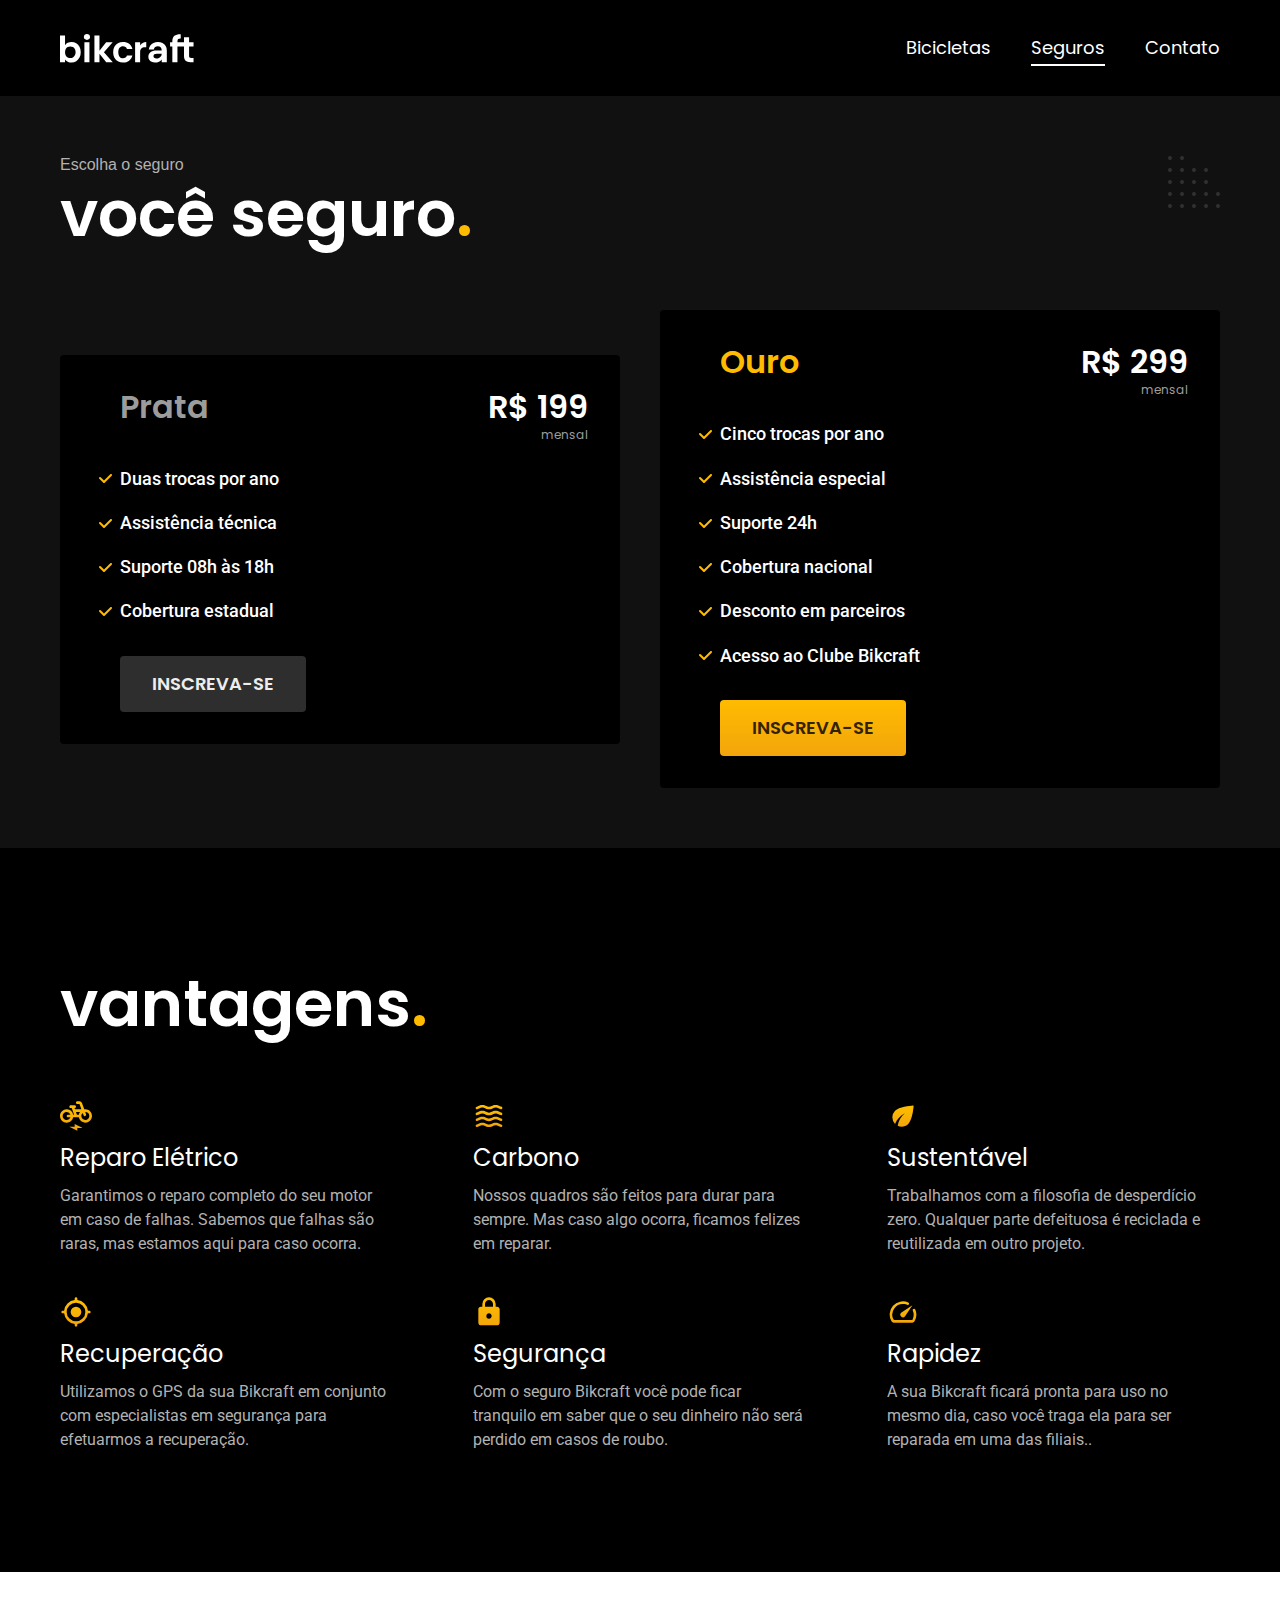
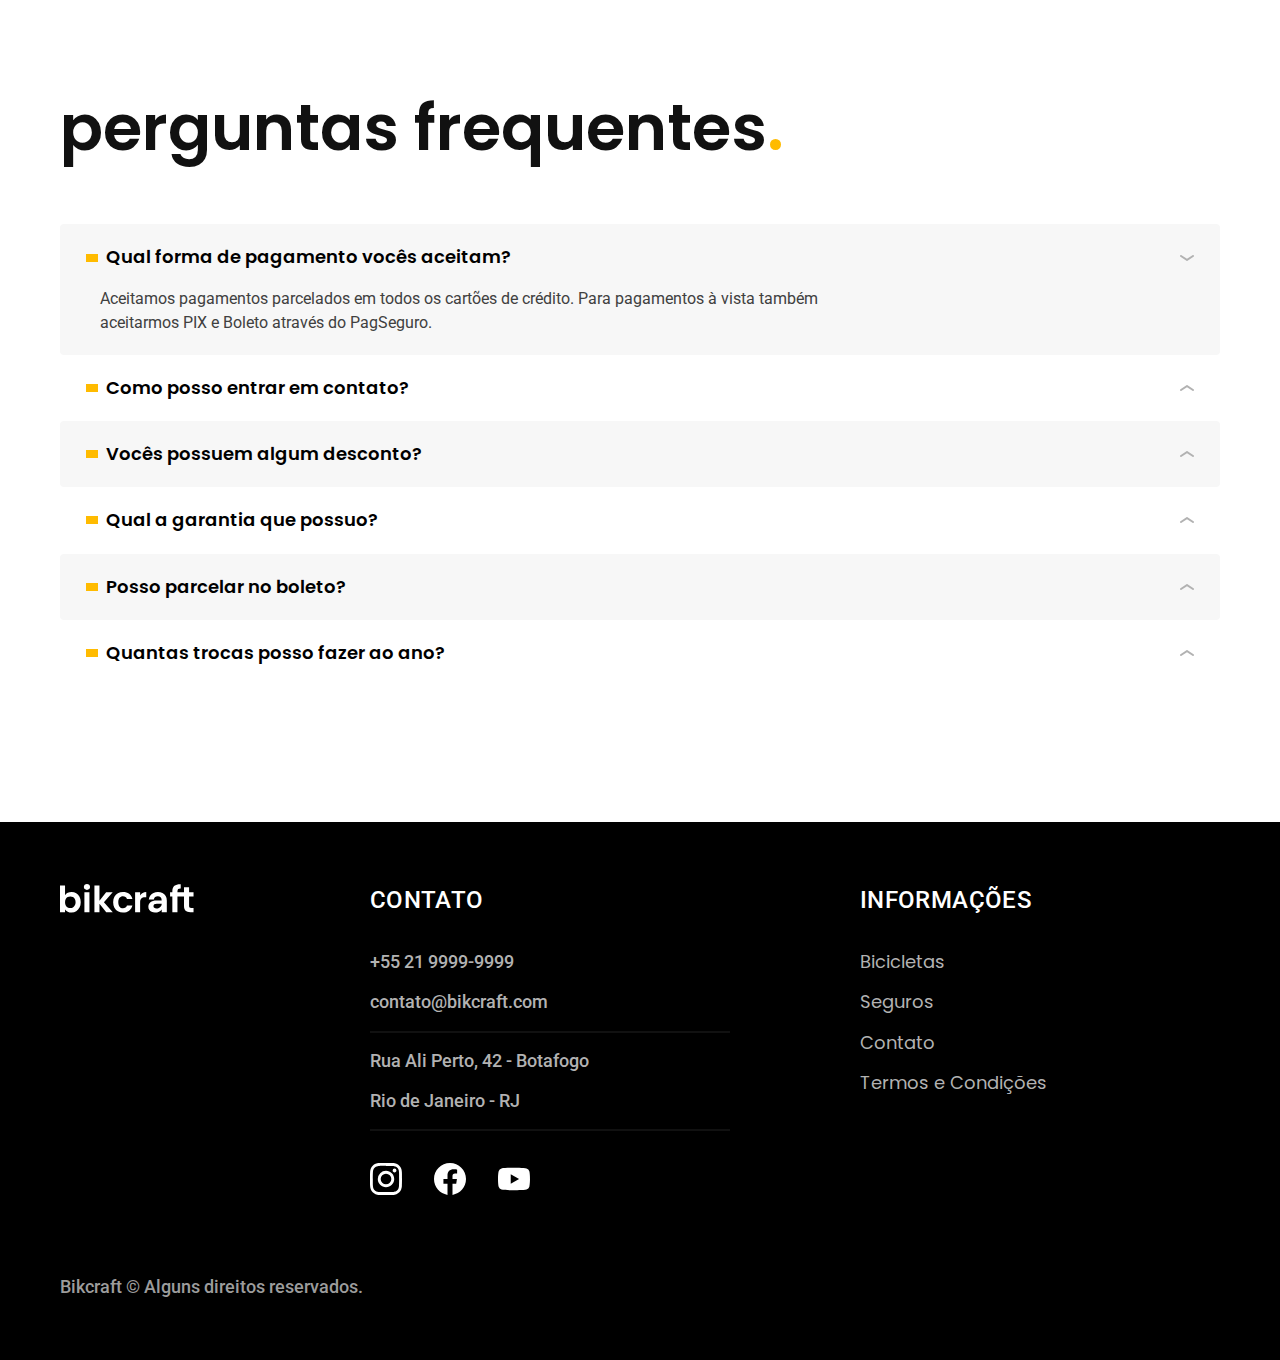
<file: seguros.html>
<!DOCTYPE html>
<html lang="pt-br">

<head>
  <meta charset="UTF-8">
  <meta http-equiv="X-UA-Compatible" content="IE=edge">
  <meta name="viewport" content="width=device-width, initial-scale=1.0">
  <meta name="description" content="Seguros.">

  <link rel="preconnect" href="https://fonts.googleapis.com">
  <link rel="preconnect" href="https://fonts.gstatic.com" crossorigin>
  <link href="https://fonts.googleapis.com/css2?family=Poppins:wght@400;600&family=Roboto:wght@400;500&family=Merriweather:wght@900&family=Poppins:wght@400;600&display=swap" rel="stylesheet">

  <title>Seguros | Bikcraft</title>

  <link rel="icon" href="./favicon.svg" type="image/svg+xml">
  <link rel="preload" href="./css/style.min.css" as="style">
  <link rel="stylesheet" href="./css/style.min.css">

  <script>document.documentElement.classList.add('js')</script>
</head>

<body id="seguros">
  <header class="header-bg">
    <div class="header container">
      <a href="./"><img src="./img/bikcraft.svg" alt="bikcraft"></a>
      <nav aria-label="primária">
        <ul class="header-menu font-1-m cor-0">
          <li><a href="./bicicletas.html">Bicicletas</a></li>
          <li><a href="./seguros.html">Seguros</a></li>
          <li><a href="./contato.html">Contato</a></li>
        </ul>
      </nav>
    </div>
  </header>

  <main class="seguros-bg">
    <div class="titulo-bg">
      <div class="titulo container">
        <p class="font-2-lb cor-5">Escolha o seguro</p>
        <h1 class="font-1-xxl cor-0">você seguro<span class="cor-p1">.</span></h1>
      </div>
    </div>

    <div class="seguros container">
      <div class="seguros-item fadeInLeft" data-anime="200">
        <h3 class="font-1-xl cor-6">Prata</h3>
        <span class="font-1-xl cor-0">R$ 199 <span class="font-1-xs cor-6">mensal</span></span>
        <ul class="font-2-m cor-0">
          <li>Duas trocas por ano</li>
          <li>Assistência técnica</li>
          <li>Suporte 08h às 18h</li>
          <li>Cobertura estadual</li>
        </ul>
        <a class="botao secundario" href="./orcamento.html?tipo=seguro&produto=prata">Inscreva-se</a>
      </div>
      <div class="seguros-item fadeInRight" data-anime="400">
        <h3 class="font-1-xl cor-p1">Ouro</h3>
        <span class="font-1-xl cor-0">R$ 299 <span class="font-1-xs cor-6">mensal</span></span>
        <ul class="font-2-m cor-0">
          <li>Cinco trocas por ano</li>
          <li>Assistência especial</li>
          <li>Suporte 24h</li>
          <li>Cobertura nacional</li>
          <li>Desconto em parceiros</li>
          <li>Acesso ao Clube Bikcraft</li>
        </ul>
        <a class="botao" href="./orcamento.html?tipo=seguro&produto=ouro">Inscreva-se</a>
      </div>
    </div>
  </main>

  <article class="vantagens-bg">
    <div class="vantagens container">
      <h2 class="font-1-xxl cor-0">vantagens<span class="cor-p1">.</span></h2>
      <ul>
        <li>
          <img src="img/icones/eletrica.svg" alt="icone eletrica">
          <h3 class="font-1-l cor-0">Reparo Elétrico</h3>
          <p class="font-2-s cor-5">Garantimos o reparo completo do seu motor em caso de falhas. Sabemos que falhas são raras, mas estamos aqui para caso ocorra.</p>
        </li>
        <li>
          <img src="img/icones/carbono.svg" alt="icone carbono">
          <h3 class="font-1-l cor-0">Carbono</h3>
          <p class="font-2-s cor-5">Nossos quadros são feitos para durar para sempre. Mas caso algo ocorra, ficamos felizes em reparar.</p>
        </li>
        <li>
          <img src="img/icones/sustentavel.svg" alt="icone sustentavel">
          <h3 class="font-1-l cor-0">Sustentável</h3>
          <p class="font-2-s cor-5">Trabalhamos com a filosofia de desperdício zero. Qualquer parte defeituosa é reciclada e reutilizada em outro projeto.</p>
        </li>
        <li>
          <img src="img/icones/rastreador.svg" alt="icone rastreador">
          <h3 class="font-1-l cor-0">Recuperação</h3>
          <p class="font-2-s cor-5">Utilizamos o GPS da sua Bikcraft em conjunto com especialistas em segurança para efetuarmos a recuperação.</p>
        </li>
        <li>
          <img src="img/icones/seguro.svg" alt="icone segurança">
          <h3 class="font-1-l cor-0">Segurança</h3>
          <p class="font-2-s cor-5">Com o seguro Bikcraft você pode ficar tranquilo em saber que o seu dinheiro não será perdido em casos de roubo.</p>
        </li>
        <li>
          <img src="img/icones/velocidade.svg" alt="icone velocidade.svg">
          <h3 class="font-1-l cor-0">Rapidez</h3>
          <p class="font-2-s cor-5">A sua Bikcraft ficará pronta para uso no mesmo dia, caso você traga ela para ser reparada em uma das filiais..</p>
        </li>
      </ul>
    </div>
  </article>

  <article class="perguntas container">
    <h2 class="font-1-xxl">perguntas frequentes<span class="cor-p1">.</span></h2>
    <dl>
      <div>
        <dt><button class="font-1-m-b" aria-controls="pergunta1" aria-expanded="true">Qual forma de pagamento vocês aceitam?</button></dt>
        <dd id="pergunta1" class="font-2-s cor-9 ativa">Aceitamos pagamentos parcelados em todos os cartões de crédito. Para pagamentos à vista também aceitarmos PIX e Boleto através do PagSeguro.</dd>
      </div>
      <div>
        <dt><button class="font-1-m-b" aria-controls="pergunta2" aria-expanded="false">Como posso entrar em contato?</button></dt>
        <dd id="pergunta2" class="font-2-s cor-9">Aceitamos pagamentos parcelados em todos os cartões de crédito. Para pagamentos à vista também aceitarmos PIX e Boleto através do PagSeguro.</dd>
      </div>
      <div>
        <dt><button class="font-1-m-b" aria-controls="pergunta3" aria-expanded="false">Vocês possuem algum desconto?</button></dt>
        <dd id="pergunta3" class="font-2-s cor-9">Aceitamos pagamentos parcelados em todos os cartões de crédito. Para pagamentos à vista também aceitarmos PIX e Boleto através do PagSeguro.</dd>
      </div>
      <div>
        <dt><button class="font-1-m-b" aria-controls="pergunta4" aria-expanded="false">Qual a garantia que possuo?</button></dt>
        <dd id="pergunta4" class="font-2-s cor-9">Aceitamos pagamentos parcelados em todos os cartões de crédito. Para pagamentos à vista também aceitarmos PIX e Boleto através do PagSeguro.</dd>
      </div>
      <div>
        <dt><button class="font-1-m-b" aria-controls="pergunta5" aria-expanded="false">Posso parcelar no boleto?</button></dt>
        <dd id="pergunta5" class="font-2-s cor-9">Aceitamos pagamentos parcelados em todos os cartões de crédito. Para pagamentos à vista também aceitarmos PIX e Boleto através do PagSeguro.</dd>
      </div>
      <div>
        <dt><button class="font-1-m-b" aria-controls="pergunta6" aria-expanded="false">Quantas trocas posso fazer ao ano?</button></dt>
        <dd id="pergunta6" class="font-2-s cor-9">Aceitamos pagamentos parcelados em todos os cartões de crédito. Para pagamentos à vista também aceitarmos PIX e Boleto através do PagSeguro.</dd>
      </div>
    </dl>
  </article>

  <footer class="footer-bg">
    <div class="footer container">
      <img src="./img/bikcraft.svg" alt="Bikcraft" width="136" height="32">
      <div class="footer-contato">
        <h3 class="font-2-l-b cor-0">Contato</h3>
        <ul class="font-2-m cor-5">
          <li>+55 21 9999-9999</li>
          <li>contato@bikcraft.com</li>
          <li>Rua Ali Perto, 42 - Botafogo</li>
          <li>Rio de Janeiro - RJ</li>
        </ul>
        <div class="footer-redes">
          <a href="./"><img src="./img/redes/instagram.svg" alt="Instagram" width="32" height="32"></a>
          <a href="./"><img src="./img/redes/facebook.svg" alt="Facebook" width="32" height="32"></a>
          <a href="./"><img src="./img/redes/youtube.svg" alt="Youtube" width="32" height="32"></a>
        </div>
      </div>
      <div class="footer-informacoes">
        <h3 class="font-2-l-b cor-0">Informações</h3>
        <nav>
          <ul class="font-1-m cor-5">
            <li><a href="./bicicletas.html">Bicicletas</a></li>
            <li><a href="./seguros.html">Seguros</a></li>
            <li><a href="./contato.html">Contato</a></li>
            <li><a href="./termos.html">Termos e Condições</a></li>
          </ul>
        </nav>
      </div>
      <p class="font-2-m cor-6 footer-copy">Bikcraft © Alguns direitos reservados.</p>
    </div>
  </footer>
  <script src="./js/plugins/simple-anime.js"></script>
  <script src="./js/script.js"></script>
</body>

</html>
</file>
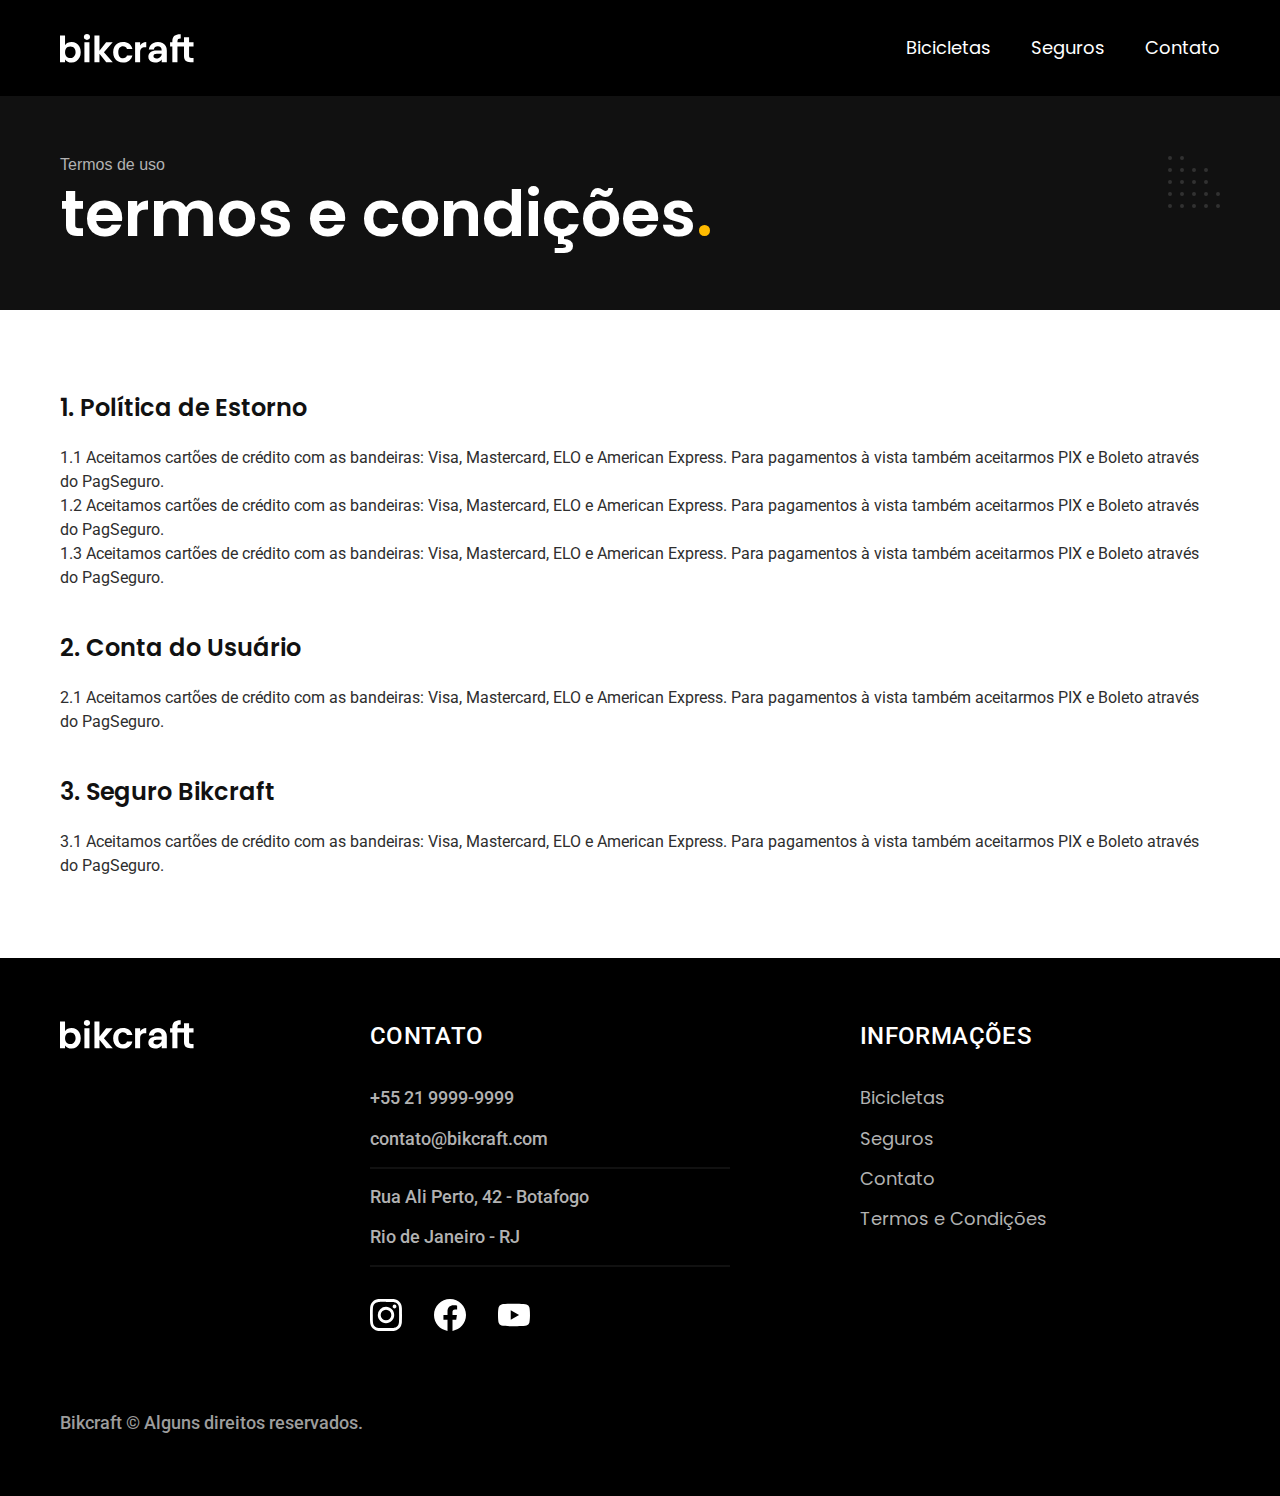
<file: termos.html>
<!DOCTYPE html>
<html lang="pt-br">

<head>
  <meta charset="UTF-8">
  <meta http-equiv="X-UA-Compatible" content="IE=edge">
  <meta name="viewport" content="width=device-width, initial-scale=1.0">
  <meta name="description" content="Termos e Condições.">

  <link rel="preconnect" href="https://fonts.googleapis.com">
  <link rel="preconnect" href="https://fonts.gstatic.com" crossorigin>
  <link href="https://fonts.googleapis.com/css2?family=Poppins:wght@400;600&family=Roboto:wght@400;500&family=Merriweather:wght@900&family=Poppins:wght@400;600&display=swap" rel="stylesheet">

  <title>Termos e Condições | Bikcraft</title>

  <link rel="icon" href="./favicon.svg" type="image/svg+xml">
  <link rel="preload" href="./css/style.min.css" as="style">
  <link rel="stylesheet" href="./css/style.min.css">

  <script>document.documentElement.classList.add('js')</script>
</head>

<body id="termos">
  <header class="header-bg">
    <div class="header container">
      <a href="./"><img src="./img/bikcraft.svg" alt="bikcraft"></a>
      <nav aria-label="primária">
        <ul class="header-menu font-1-m cor-0">
          <li><a href="./bicicletas.html">Bicicletas</a></li>
          <li><a href="./seguros.html">Seguros</a></li>
          <li><a href="./contato.html">Contato</a></li>
        </ul>
      </nav>
    </div>
  </header>

  <main>
    <div class="titulo-bg">
      <div class="titulo container">
        <p class="font-2-lb cor-5">Termos de uso</p>
        <h1 class="font-1-xxl cor-0">termos e condições<span class="cor-p1">.</span></h1>
      </div>
    </div>

    <div class="termos container font-2-s cor-10">
      <h2 class="font-1-l cor-11">1. Política de Estorno</h2>
      <p>1.1 Aceitamos cartões de crédito com as bandeiras: Visa, Mastercard, ELO e American Express. Para pagamentos à vista também aceitarmos PIX e Boleto através do PagSeguro.</p>
      <p>1.2 Aceitamos cartões de crédito com as bandeiras: Visa, Mastercard, ELO e American Express. Para pagamentos à vista também aceitarmos PIX e Boleto através do PagSeguro.</p>
      <p>1.3 Aceitamos cartões de crédito com as bandeiras: Visa, Mastercard, ELO e American Express. Para pagamentos à vista também aceitarmos PIX e Boleto através do PagSeguro.</p>
      <h2 class="font-1-l cor-11">2. Conta do Usuário</h2>
      <p>2.1 Aceitamos cartões de crédito com as bandeiras: Visa, Mastercard, ELO e American Express. Para pagamentos à vista também aceitarmos PIX e Boleto através do PagSeguro.</p>
      <h2 class="font-1-l cor-11">3. Seguro Bikcraft</h2>
      <p>3.1 Aceitamos cartões de crédito com as bandeiras: Visa, Mastercard, ELO e American Express. Para pagamentos à vista também aceitarmos PIX e Boleto através do PagSeguro.</p>

    </div>
  </main>

  <footer class="footer-bg">
    <div class="footer container">
      <img src="./img/bikcraft.svg" alt="Bikcraft" width="136" height="32">
      <div class="footer-contato">
        <h3 class="font-2-l-b cor-0">Contato</h3>
        <ul class="font-2-m cor-5">
          <li>+55 21 9999-9999</li>
          <li>contato@bikcraft.com</li>
          <li>Rua Ali Perto, 42 - Botafogo</li>
          <li>Rio de Janeiro - RJ</li>
        </ul>
        <div class="footer-redes">
          <a href="./"><img src="./img/redes/instagram.svg" alt="Instagram" width="32" height="32"></a>
          <a href="./"><img src="./img/redes/facebook.svg" alt="Facebook" width="32" height="32"></a>
          <a href="./"><img src="./img/redes/youtube.svg" alt="Youtube" width="32" height="32"></a>
        </div>
      </div>
      <div class="footer-informacoes">
        <h3 class="font-2-l-b cor-0">Informações</h3>
        <nav>
          <ul class="font-1-m cor-5">
            <li><a href="./bicicletas.html">Bicicletas</a></li>
            <li><a href="./seguros.html">Seguros</a></li>
            <li><a href="./contato.html">Contato</a></li>
            <li><a href="./termos.html">Termos e Condições</a></li>
          </ul>
        </nav>
      </div>
      <p class="font-2-m cor-6 footer-copy">Bikcraft © Alguns direitos reservados.</p>
    </div>
  </footer>
  <script src="./js/script.js"></script>
</body>

</html>
</file>
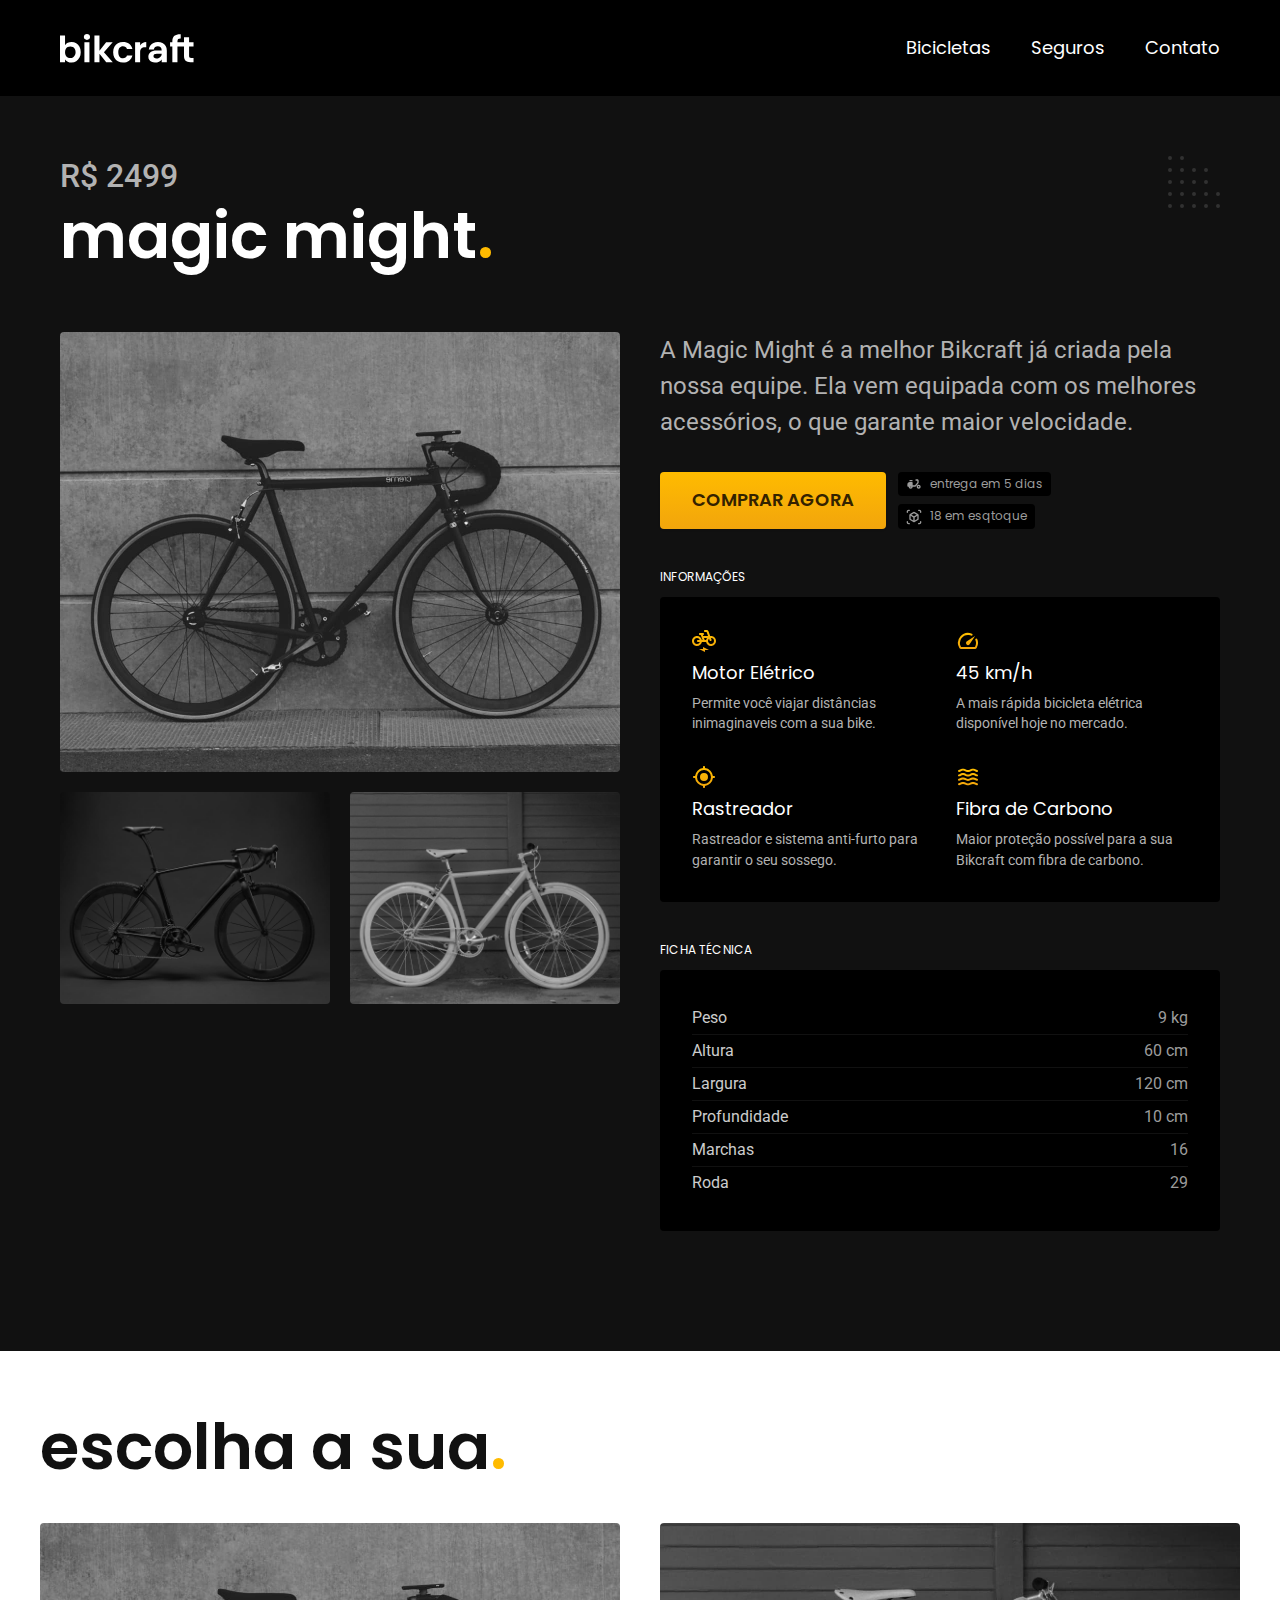
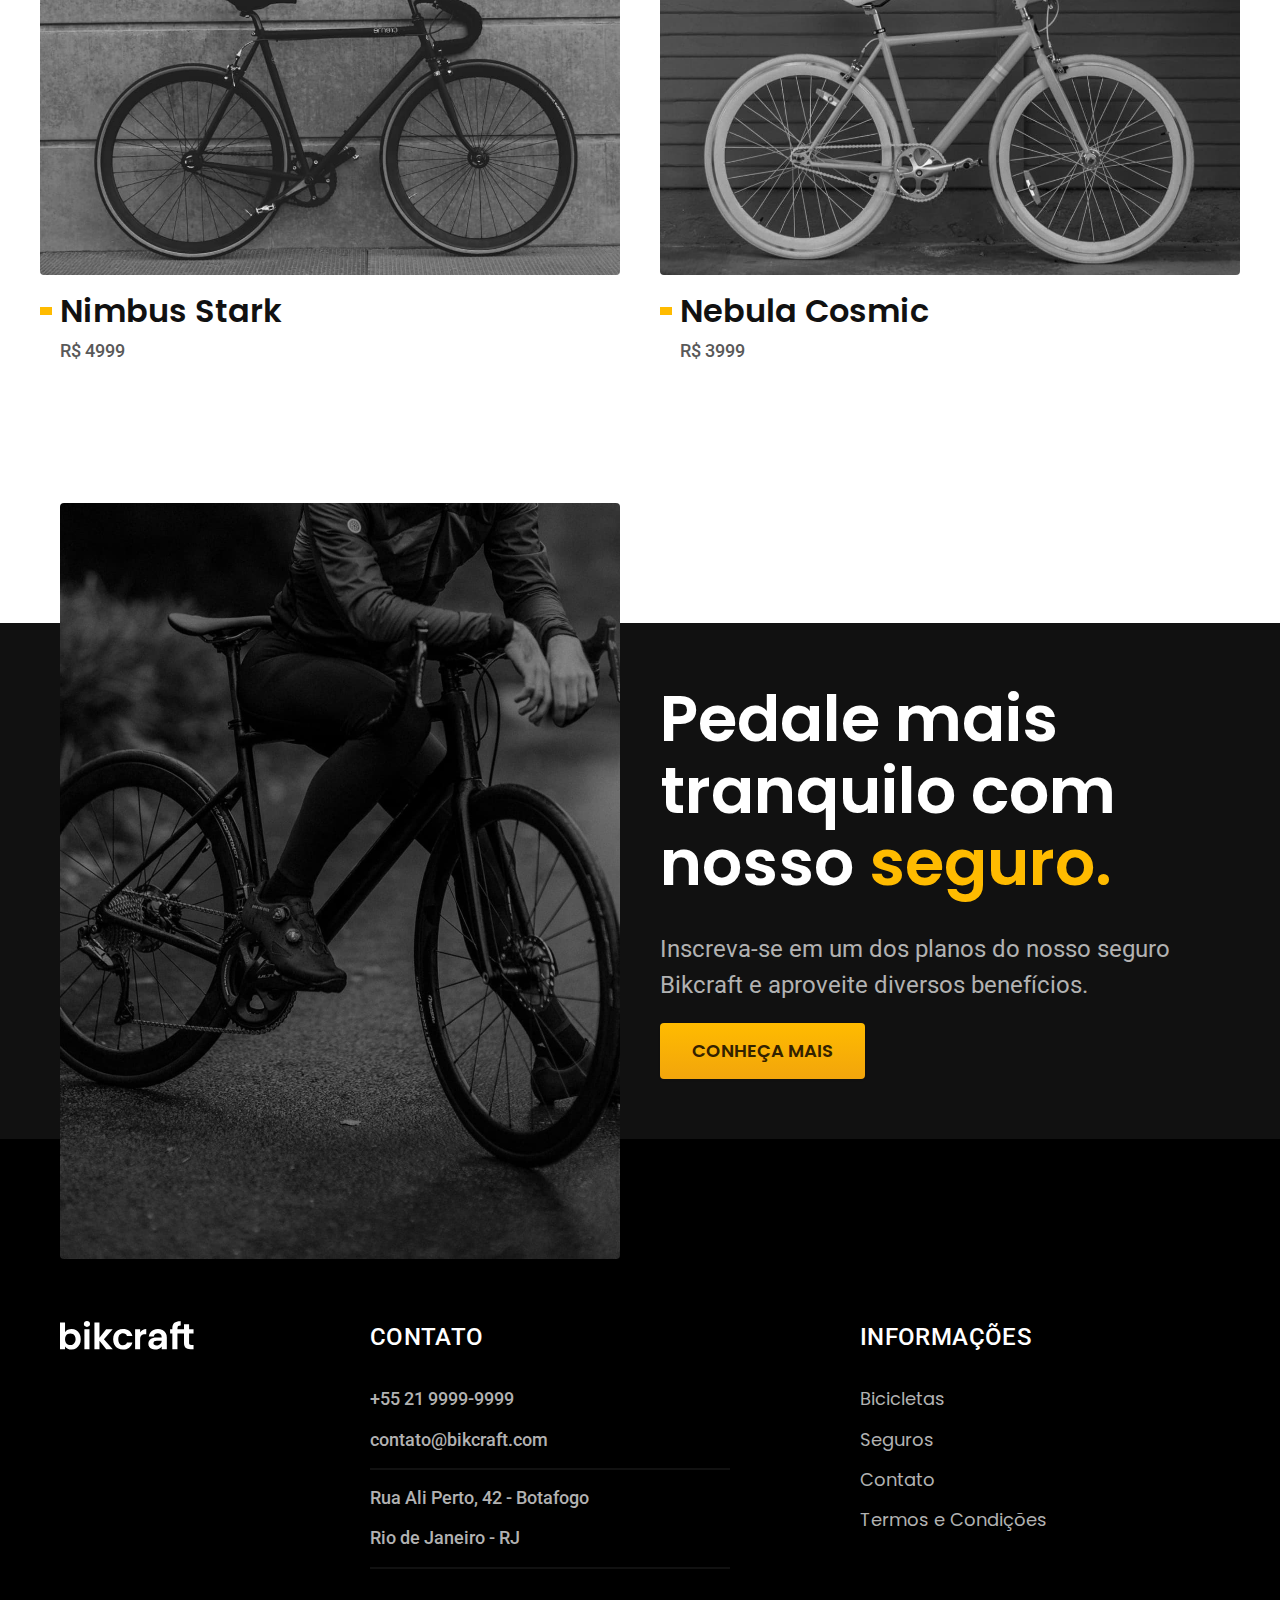
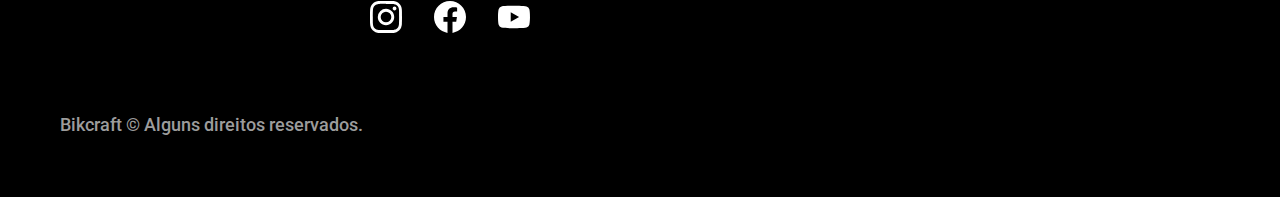
<file: bicicletas/magic.html>
<!DOCTYPE html>
<html lang="pt-br">

<head>
  <meta charset="UTF-8">
  <meta http-equiv="X-UA-Compatible" content="IE=edge">
  <meta name="viewport" content="width=device-width, initial-scale=1.0">
  <meta name="description" content="Magic Might.">
  <link rel="preconnect" href="https://fonts.googleapis.com">
  <link rel="preconnect" href="https://fonts.gstatic.com" crossorigin>
  <link href="https://fonts.googleapis.com/css2?family=Poppins:wght@400;600&family=Roboto:wght@400;500&family=Merriweather:wght@900&family=Poppins:wght@400;600&display=swap" rel="stylesheet">
  <title>Magic Might | Bikcraft</title>

  <link rel="icon" href="../favicon.svg" type="image/svg+xml">
  <link rel="stylesheet" href="../css/style.min.css">

  <script>document.documentElement.classList.add('js')</script>
</head>

<body id="bicicleta">
  <header class="header-bg">
    <div class="header container">
      <a href="../"><img src="../img/bikcraft.svg" alt="bikcraft"></a>
      <nav aria-label="primária">
        <ul class="header-menu font-1-m cor-0">
          <li><a href="../bicicletas.html">Bicicletas</a></li>
          <li><a href="../seguros.html">Seguros</a></li>
          <li><a href="../contato.html">Contato</a></li>
        </ul>
      </nav>
    </div>
  </header>

  <main class="titulo-bg">
    <div>
      <div class="titulo container">
        <p class="font-2-xl cor-5">R$ 2499</p>
        <h1 class="font-1-xxl cor-0">magic might<span class="cor-p1">.</span></h1>
      </div>
    </div>

    <div class="bicicleta container">
      <div class="bicicleta-img">
        <img src="../img/bicicleta/nimbus2.jpg" alt="nimbus">
        <img src="../img/bicicleta/nimbus1.jpg" alt="nimbus">
        <img src="../img/bicicleta/nimbus3.jpg" alt="nimbus">
      </div>
      <div class="bicicleta-conteudo">
        <p class="font-2-l cor-5">A Magic Might é a melhor Bikcraft já criada pela nossa equipe. Ela vem equipada com os melhores acessórios, o que garante maior velocidade.</p>
        <div class="bicicleta-comprar">
          <a class="botao" href="../orcamento.html?tipo=bikcraft&produto=magic">Comprar Agora</a>
          <span class="font-1-xs cor-6"><img src="../img/icones/entrega.svg" alt="icone entrega"> entrega em 5 dias</span>
          <span class="font-1-xs cor-6"><img src="../img/icones/estoque.svg" alt="icone entrega"> 18 em esqtoque</span>

        </div>
        <h2 class="font-1-xs cor-0">Informações</h2>
        <ul class="bicicleta-informacoes">
          <li>
            <img src="../img/icones/eletrica.svg" alt="icone eletrica">
            <h3 class="font-1-m cor-0">Motor Elétrico</h3>
            <p class="font-2-xs cor-5">Permite você viajar distâncias inimaginaveis com a sua bike.</p>
          </li>
          <li>
            <img src="../img/icones/velocidade.svg" alt="icone velocidade">
            <h3 class="font-1-m cor-0">45 km/h</h3>
            <p class="font-2-xs cor-5">A mais rápida bicicleta elétrica disponível hoje no mercado.</p>
          </li>
          <li>
            <img src="../img/icones/rastreador.svg" alt="icone rastreador">
            <h3 class="font-1-m cor-0">Rastreador</h3>
            <p class="font-2-xs cor-5">Rastreador e sistema anti-furto para garantir o seu sossego.</p>
          </li>
          <li>
            <img src="../img/icones/carbono.svg" alt="icone carbono">
            <h3 class="font-1-m cor-0">Fibra de Carbono</h3>
            <p class="font-2-xs cor-5">Maior proteção possível para a sua Bikcraft com fibra de carbono.</p>
          </li>
        </ul>
        <h2 class="font-1-xs cor-0">Ficha Técnica</h2>
        <ul class="bicicleta-ficha font-2-s cor-4">
          <li>
            Peso <span>9 kg</span>
          </li>
          <li>
            Altura <span>60 cm</span>
          </li>
          <li>
            Largura <span>120 cm</span>
          </li>
          <li>
            Profundidade <span>10 cm</span>
          </li>
          <li>
            Marchas <span>16</span>
          </li>
          <li>
            Roda <span>29</span>
          </li>
        </ul>
      </div>

    </div>

  </main>

  <article class="bicicletas-lista container">
    <h2 class="font-1-xxl">escolha a sua<span class="cor-p1">.</span></h2>
    <ul>
      <li>
        <a href="./nimbus.html">
          <img src="../img/bicicletas/magic.jpg" alt="Bicicleta preta">
          <h3 class="font-1-xl">Nimbus Stark</h3>
          <span class="font-2-m cor-8">R$ 4999</span>
        </a>
      </li>
      <li>
        <a href="./nebula.html">
          <img src="../img/bicicletas/nebula.jpg" alt="Bicicleta preta">
          <h3 class="font-1-xl">Nebula Cosmic</h3>
          <span class="font-2-m cor-8">R$ 3999</span>
        </a>
      </li>
    </ul>
  </article>

  <article class="seguro-bg">
    <div class="seguro container">
      <div class="seguro-img">
        <img src="../img/fotos/seguros.jpg" alt="pessoa parada em cima de uma bicicleta">
      </div>
      <div class="seguro-conteudo">
        <h2 class="font-1-xxl cor-0">Pedale mais tranquilo com nosso <span class="cor-p1">seguro.</span></h2>
        <p class="font-2-l cor-5">Inscreva-se em um dos planos do nosso seguro Bikcraft e aproveite diversos benefícios.</p>
        <a class="botao" href="../seguros.html">Conheça Mais</a>
      </div>
    </div>
  </article>

  <footer class="footer-bg">
    <div class="footer container">
      <img src="../img/bikcraft.svg" alt="Bikcraft" width="136" height="32">
      <div class="footer-contato">
        <h3 class="font-2-l-b cor-0">Contato</h3>
        <ul class="font-2-m cor-5">
          <li>+55 21 9999-9999</li>
          <li>contato@bikcraft.com</li>
          <li>Rua Ali Perto, 42 - Botafogo</li>
          <li>Rio de Janeiro - RJ</li>
        </ul>
        <div class="footer-redes">
          <a href="../"><img src="../img/redes/instagram.svg" alt="Instagram" width="32" height="32"></a>
          <a href="../"><img src="../img/redes/facebook.svg" alt="Facebook" width="32" height="32"></a>
          <a href="../"><img src="../img/redes/youtube.svg" alt="Youtube" width="32" height="32"></a>
        </div>
      </div>
      <div class="footer-informacoes">
        <h3 class="font-2-l-b cor-0">Informações</h3>
        <nav>
          <ul class="font-1-m cor-5">
            <li><a href="../bicicletas.html">Bicicletas</a></li>
            <li><a href="../seguros.html">Seguros</a></li>
            <li><a href="../contato.html">Contato</a></li>
            <li><a href="../termos.html">Termos e Condições</a></li>
          </ul>
        </nav>
      </div>
      <p class="font-2-m cor-6 footer-copy">Bikcraft © Alguns direitos reservados.</p>
    </div>
  </footer>
  <script src="../js/script.js"></script>
</body>

</html>
</file>
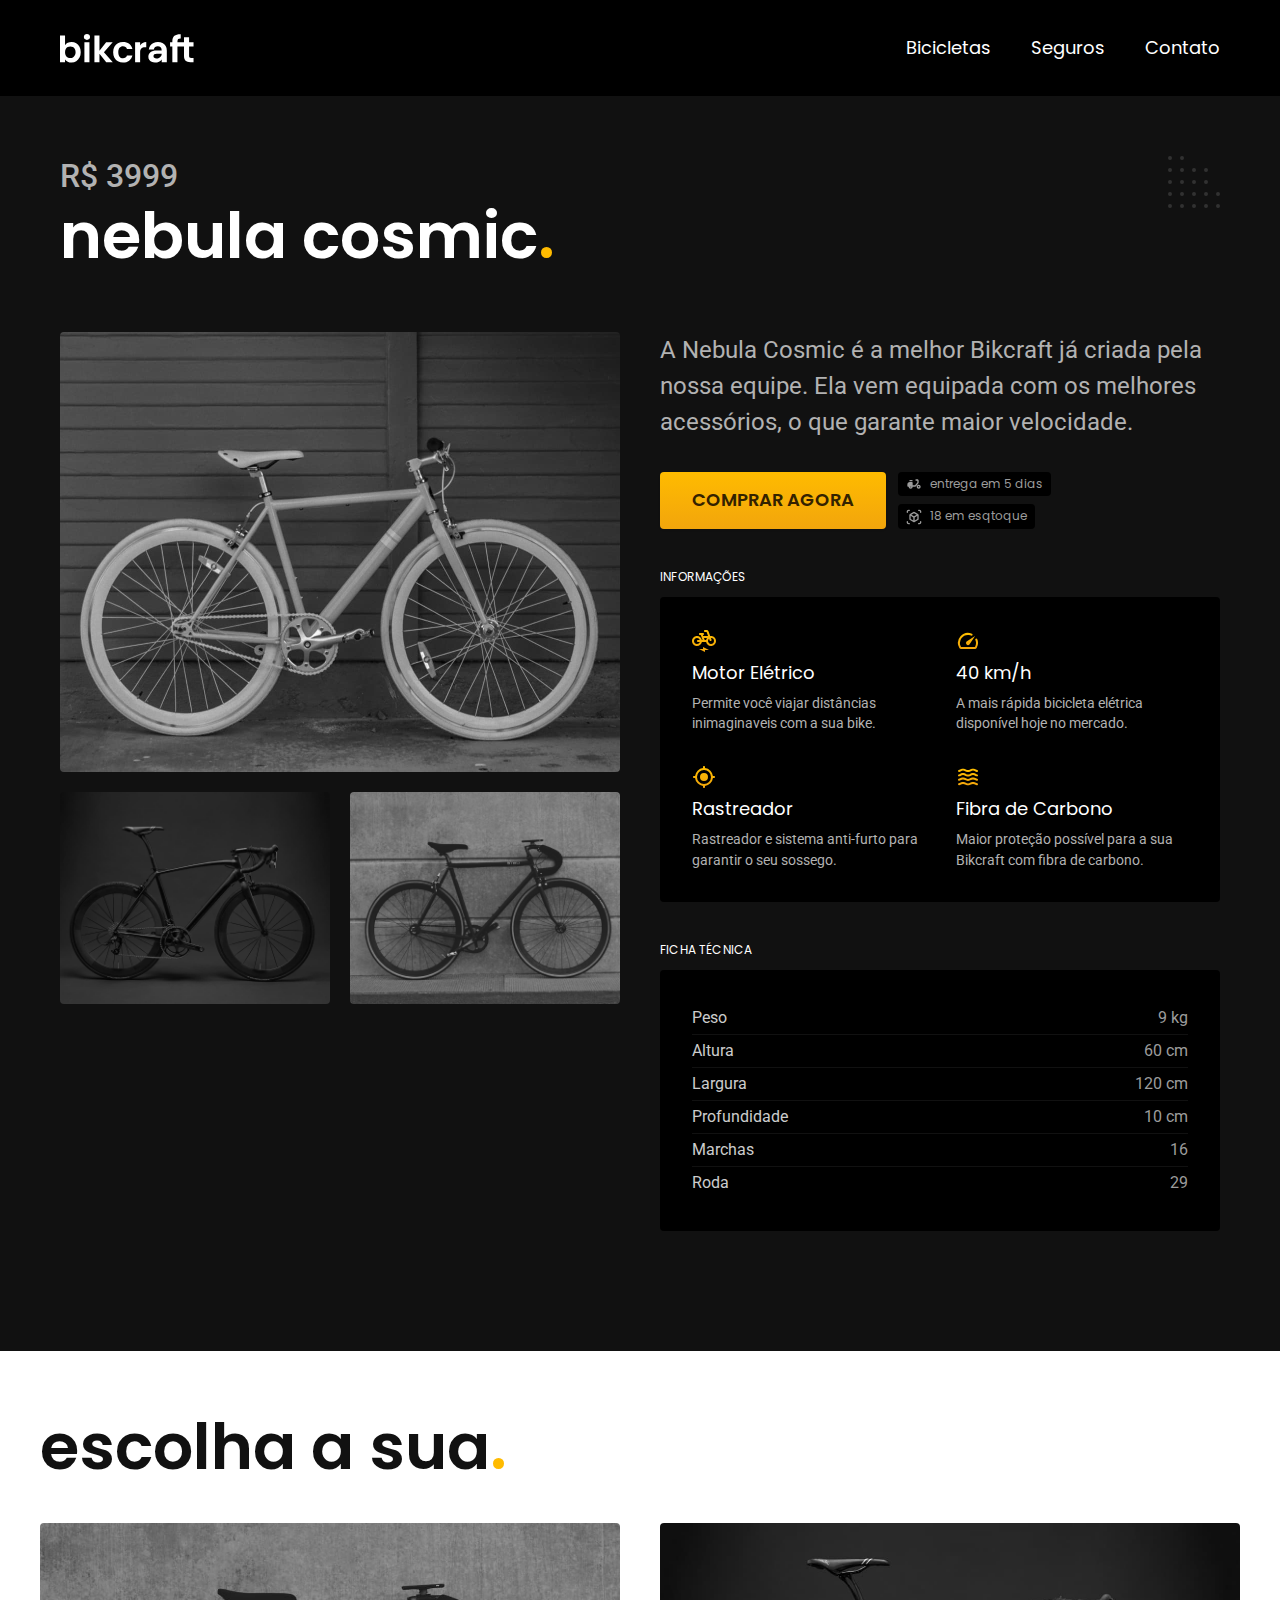
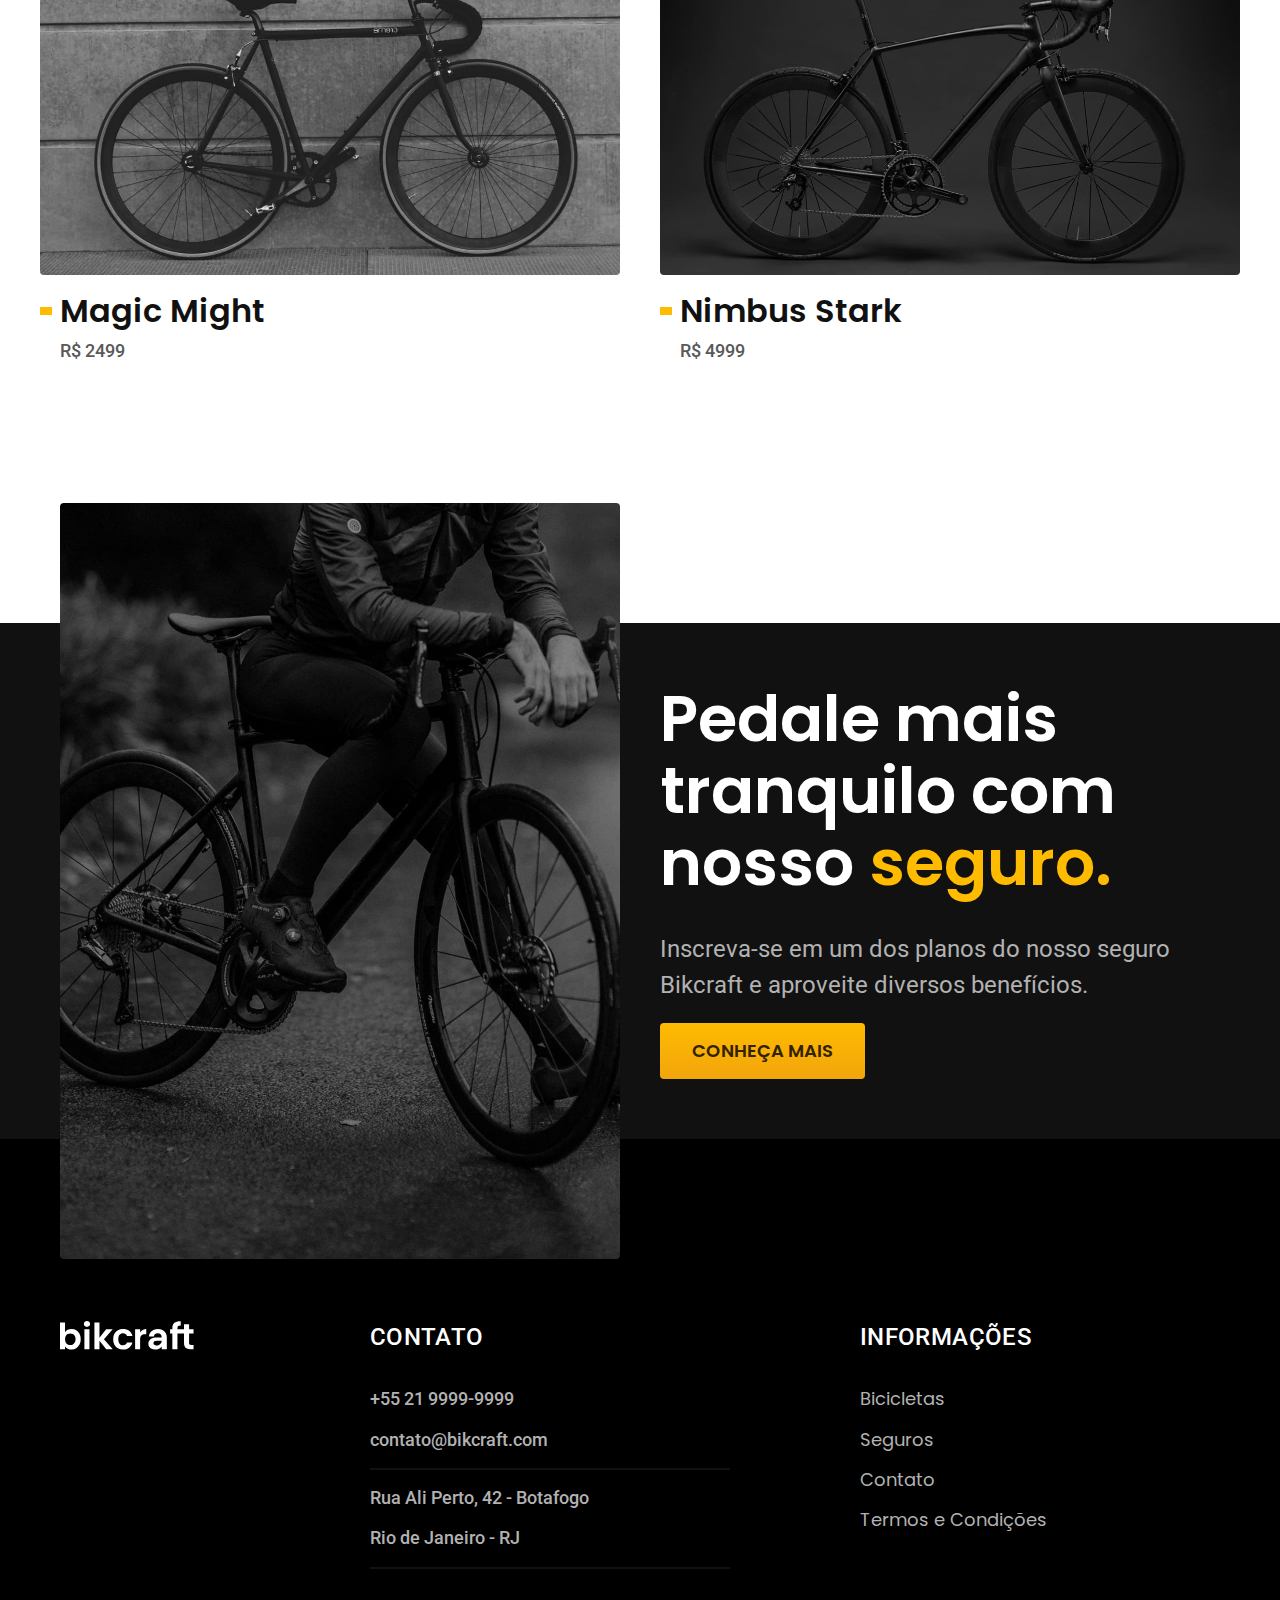
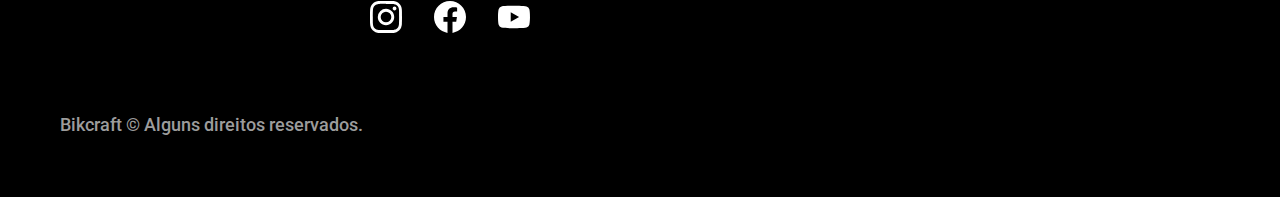
<file: bicicletas/nebula.html>
<!DOCTYPE html>
<html lang="pt-br">

<head>
  <meta charset="UTF-8">
  <meta http-equiv="X-UA-Compatible" content="IE=edge">
  <meta name="viewport" content="width=device-width, initial-scale=1.0">
  <meta name="description" content="Nebula Cosmic.">
  <link rel="preconnect" href="https://fonts.googleapis.com">
  <link rel="preconnect" href="https://fonts.gstatic.com" crossorigin>
  <link href="https://fonts.googleapis.com/css2?family=Poppins:wght@400;600&family=Roboto:wght@400;500&family=Merriweather:wght@900&family=Poppins:wght@400;600&display=swap" rel="stylesheet">
  <title>Nebula Cosmic | Bikcraft</title>

  <link rel="icon" href="../favicon.svg" type="image/svg+xml">
  <link rel="stylesheet" href="../css/style.min.css">

  <script>document.documentElement.classList.add('js')</script>
</head>

<body id="bicicleta">
  <header class="header-bg">
    <div class="header container">
      <a href="../"><img src="../img/bikcraft.svg" alt="bikcraft"></a>
      <nav aria-label="primária">
        <ul class="header-menu font-1-m cor-0">
          <li><a href="../bicicletas.html">Bicicletas</a></li>
          <li><a href="../seguros.html">Seguros</a></li>
          <li><a href="../contato.html">Contato</a></li>
        </ul>
      </nav>
    </div>
  </header>

  <main class="titulo-bg">
    <div>
      <div class="titulo container">
        <p class="font-2-xl cor-5">R$ 3999</p>
        <h1 class="font-1-xxl cor-0">nebula cosmic<span class="cor-p1">.</span></h1>
      </div>
    </div>

    <div class="bicicleta container">
      <div class="bicicleta-img">
        <img src="../img/bicicleta/nimbus3.jpg" alt="nimbus">
        <img src="../img/bicicleta/nimbus1.jpg" alt="nimbus">
        <img src="../img/bicicleta/nimbus2.jpg" alt="nimbus">
      </div>
      <div class="bicicleta-conteudo">
        <p class="font-2-l cor-5">A Nebula Cosmic é a melhor Bikcraft já criada pela nossa equipe. Ela vem equipada com os melhores acessórios, o que garante maior velocidade.</p>
        <div class="bicicleta-comprar">
          <a class="botao" href="../orcamento.html?tipo=bikcraft&produto=nebula">Comprar Agora</a>
          <span class="font-1-xs cor-6"><img src="../img/icones/entrega.svg" alt="icone entrega"> entrega em 5 dias</span>
          <span class="font-1-xs cor-6"><img src="../img/icones/estoque.svg" alt="icone entrega"> 18 em esqtoque</span>

        </div>
        <h2 class="font-1-xs cor-0">Informações</h2>
        <ul class="bicicleta-informacoes">
          <li>
            <img src="../img/icones/eletrica.svg" alt="icone eletrica">
            <h3 class="font-1-m cor-0">Motor Elétrico</h3>
            <p class="font-2-xs cor-5">Permite você viajar distâncias inimaginaveis com a sua bike.</p>
          </li>
          <li>
            <img src="../img/icones/velocidade.svg" alt="icone velocidade">
            <h3 class="font-1-m cor-0">40 km/h</h3>
            <p class="font-2-xs cor-5">A mais rápida bicicleta elétrica disponível hoje no mercado.</p>
          </li>
          <li>
            <img src="../img/icones/rastreador.svg" alt="icone rastreador">
            <h3 class="font-1-m cor-0">Rastreador</h3>
            <p class="font-2-xs cor-5">Rastreador e sistema anti-furto para garantir o seu sossego.</p>
          </li>
          <li>
            <img src="../img/icones/carbono.svg" alt="icone carbono">
            <h3 class="font-1-m cor-0">Fibra de Carbono</h3>
            <p class="font-2-xs cor-5">Maior proteção possível para a sua Bikcraft com fibra de carbono.</p>
          </li>
        </ul>
        <h2 class="font-1-xs cor-0">Ficha Técnica</h2>
        <ul class="bicicleta-ficha font-2-s cor-4">
          <li>
            Peso <span>9 kg</span>
          </li>
          <li>
            Altura <span>60 cm</span>
          </li>
          <li>
            Largura <span>120 cm</span>
          </li>
          <li>
            Profundidade <span>10 cm</span>
          </li>
          <li>
            Marchas <span>16</span>
          </li>
          <li>
            Roda <span>29</span>
          </li>
        </ul>
      </div>

    </div>

  </main>

  <article class="bicicletas-lista container">
    <h2 class="font-1-xxl">escolha a sua<span class="cor-p1">.</span></h2>
    <ul>
      <li>
        <a href="./magic.html">
          <img src="../img/bicicletas/magic.jpg" alt="Bicicleta preta">
          <h3 class="font-1-xl">Magic Might</h3>
          <span class="font-2-m cor-8">R$ 2499</span>
        </a>
      </li>
      <li>
        <a href="./nimbus.html">
          <img src="../img/bicicletas/nimbus.jpg" alt="Bicicleta preta">
          <h3 class="font-1-xl">Nimbus Stark</h3>
          <span class="font-2-m cor-8">R$ 4999</span>
        </a>
      </li>
    </ul>
  </article>

  <article class="seguro-bg">
    <div class="seguro container">
      <div class="seguro-img">
        <img src="../img/fotos/seguros.jpg" alt="pessoa parada em cima de uma bicicleta">
      </div>
      <div class="seguro-conteudo">
        <h2 class="font-1-xxl cor-0">Pedale mais tranquilo com nosso <span class="cor-p1">seguro.</span></h2>
        <p class="font-2-l cor-5">Inscreva-se em um dos planos do nosso seguro Bikcraft e aproveite diversos benefícios.</p>
        <a class="botao" href="../seguros.html">Conheça Mais</a>
      </div>
    </div>
  </article>

  <footer class="footer-bg">
    <div class="footer container">
      <img src="../img/bikcraft.svg" alt="Bikcraft" width="136" height="32">
      <div class="footer-contato">
        <h3 class="font-2-l-b cor-0">Contato</h3>
        <ul class="font-2-m cor-5">
          <li>+55 21 9999-9999</li>
          <li>contato@bikcraft.com</li>
          <li>Rua Ali Perto, 42 - Botafogo</li>
          <li>Rio de Janeiro - RJ</li>
        </ul>
        <div class="footer-redes">
          <a href="../"><img src="../img/redes/instagram.svg" alt="Instagram" width="32" height="32"></a>
          <a href="../"><img src="../img/redes/facebook.svg" alt="Facebook" width="32" height="32"></a>
          <a href="../"><img src="../img/redes/youtube.svg" alt="Youtube" width="32" height="32"></a>
        </div>
      </div>
      <div class="footer-informacoes">
        <h3 class="font-2-l-b cor-0">Informações</h3>
        <nav>
          <ul class="font-1-m cor-5">
            <li><a href="../bicicletas.html">Bicicletas</a></li>
            <li><a href="../seguros.html">Seguros</a></li>
            <li><a href="../contato.html">Contato</a></li>
            <li><a href="../termos.html">Termos e Condições</a></li>
          </ul>
        </nav>
      </div>
      <p class="font-2-m cor-6 footer-copy">Bikcraft © Alguns direitos reservados.</p>
    </div>
  </footer>
  <script src="../js/script.js"></script>
</body>

</html>
</file>
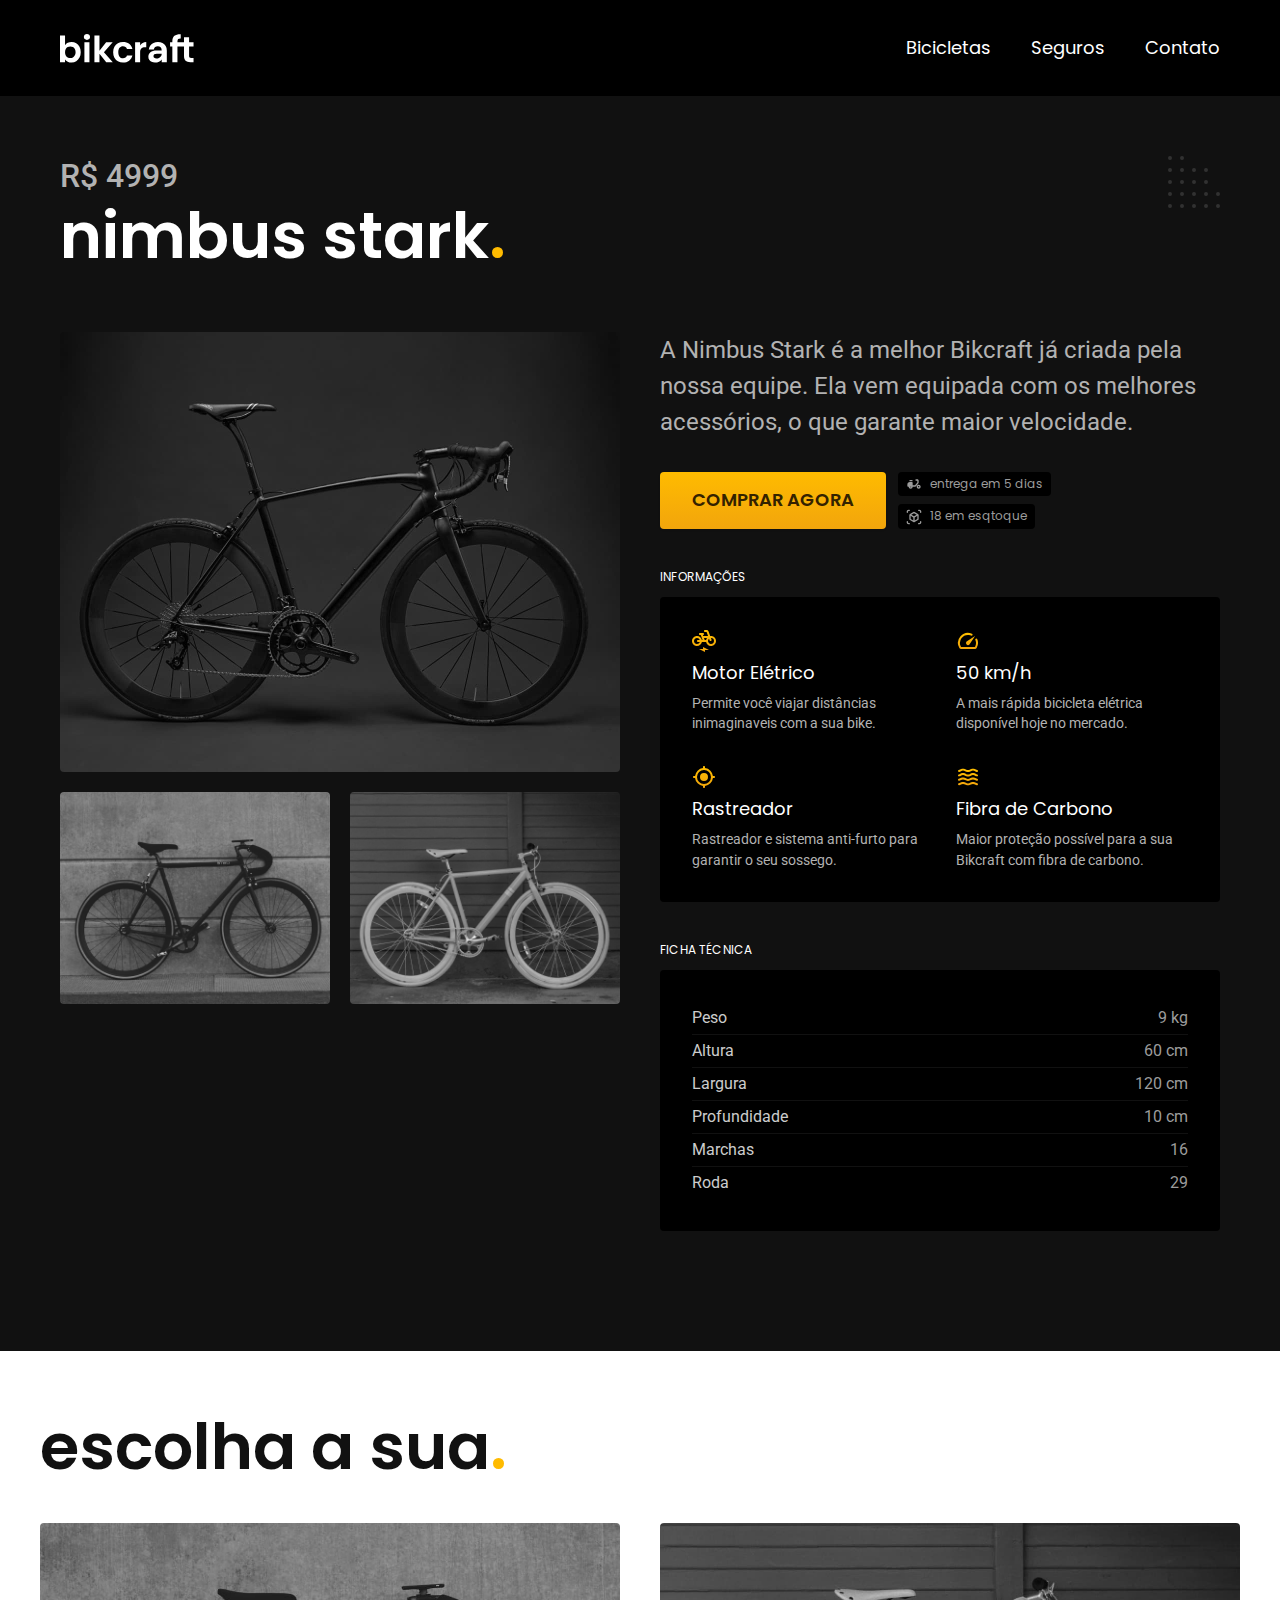
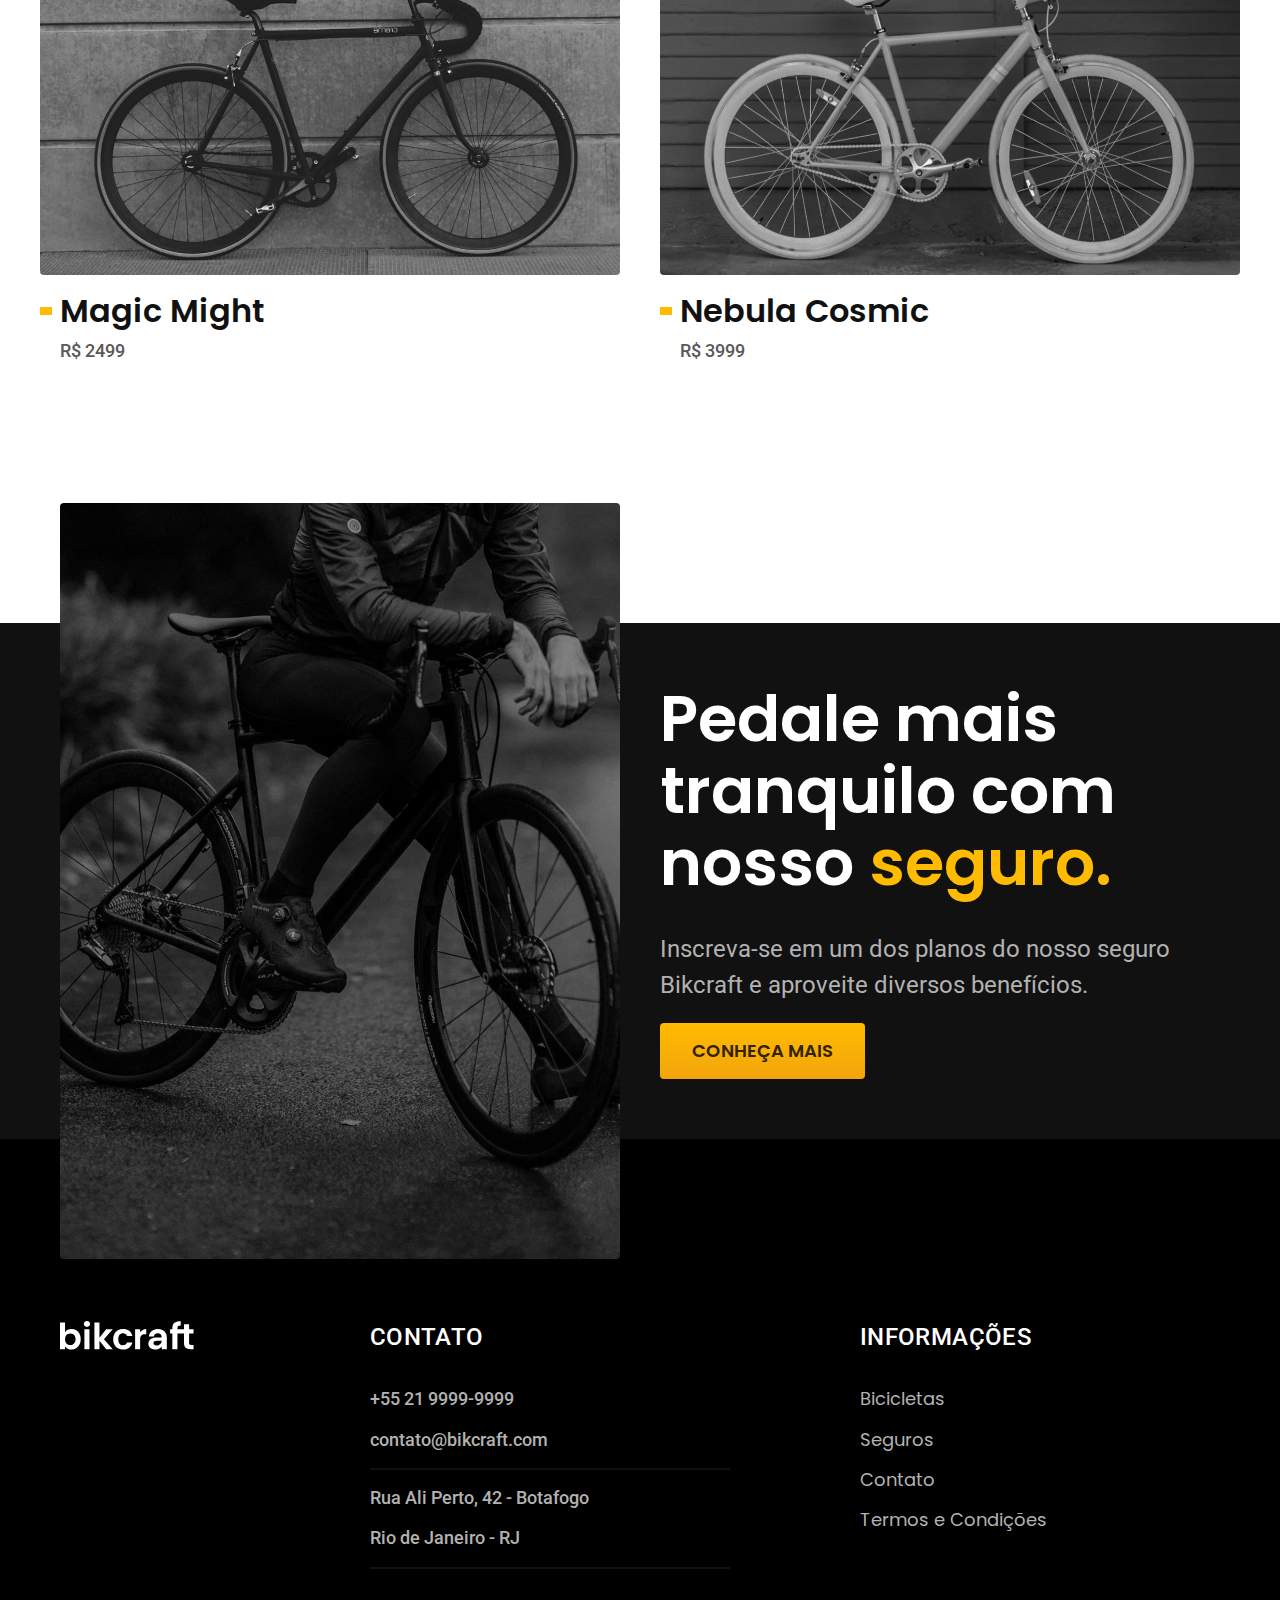
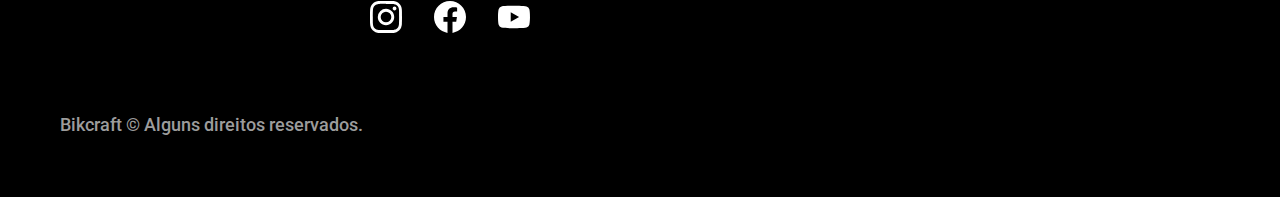
<file: bicicletas/nimbus.html>
<!DOCTYPE html>
<html lang="pt-br">

<head>
  <meta charset="UTF-8">
  <meta http-equiv="X-UA-Compatible" content="IE=edge">
  <meta name="viewport" content="width=device-width, initial-scale=1.0">
  <meta name="description" content="Nimbus Stark.">
  <link rel="preconnect" href="https://fonts.googleapis.com">
  <link rel="preconnect" href="https://fonts.gstatic.com" crossorigin>
  <link href="https://fonts.googleapis.com/css2?family=Poppins:wght@400;600&family=Roboto:wght@400;500&family=Merriweather:wght@900&family=Poppins:wght@400;600&display=swap" rel="stylesheet">
  <title>Nimbus Stark | Bikcraft</title>

  <link rel="icon" href="../favicon.svg" type="image/svg+xml">
  <link rel="stylesheet" href="../css/style.min.css">

  <script>document.documentElement.classList.add('js')</script>
</head>

<body id="bicicleta">
  <header class="header-bg">
    <div class="header container">
      <a href="../"><img src="../img/bikcraft.svg" alt="bikcraft"></a>
      <nav aria-label="primária">
        <ul class="header-menu font-1-m cor-0">
          <li><a href="../bicicletas.html">Bicicletas</a></li>
          <li><a href="../seguros.html">Seguros</a></li>
          <li><a href="../contato.html">Contato</a></li>
        </ul>
      </nav>
    </div>
  </header>

  <main class="titulo-bg">
    <div>
      <div class="titulo container">
        <p class="font-2-xl cor-5">R$ 4999</p>
        <h1 class="font-1-xxl cor-0">nimbus stark<span class="cor-p1">.</span></h1>
      </div>
    </div>

    <div class="bicicleta container">
      <div class="bicicleta-img">
        <img src="../img/bicicleta/nimbus1.jpg" alt="nimbus">
        <img src="../img/bicicleta/nimbus2.jpg" alt="nimbus">
        <img src="../img/bicicleta/nimbus3.jpg" alt="nimbus">
      </div>
      <div class="bicicleta-conteudo">
        <p class="font-2-l cor-5">A Nimbus Stark é a melhor Bikcraft já criada pela nossa equipe. Ela vem equipada com os melhores acessórios, o que garante maior velocidade.</p>
        <div class="bicicleta-comprar">
          <a class="botao" href="../orcamento.html?tipo=bikcraft&produto=nimbus">Comprar Agora</a>
          <span class="font-1-xs cor-6"><img src="../img/icones/entrega.svg" alt="icone entrega"> entrega em 5 dias</span>
          <span class="font-1-xs cor-6"><img src="../img/icones/estoque.svg" alt="icone entrega"> 18 em esqtoque</span>

        </div>
        <h2 class="font-1-xs cor-0">Informações</h2>
        <ul class="bicicleta-informacoes">
          <li>
            <img src="../img/icones/eletrica.svg" alt="icone eletrica">
            <h3 class="font-1-m cor-0">Motor Elétrico</h3>
            <p class="font-2-xs cor-5">Permite você viajar distâncias inimaginaveis com a sua bike.</p>
          </li>
          <li>
            <img src="../img/icones/velocidade.svg" alt="icone velocidade">
            <h3 class="font-1-m cor-0">50 km/h</h3>
            <p class="font-2-xs cor-5">A mais rápida bicicleta elétrica disponível hoje no mercado.</p>
          </li>
          <li>
            <img src="../img/icones/rastreador.svg" alt="icone rastreador">
            <h3 class="font-1-m cor-0">Rastreador</h3>
            <p class="font-2-xs cor-5">Rastreador e sistema anti-furto para garantir o seu sossego.</p>
          </li>
          <li>
            <img src="../img/icones/carbono.svg" alt="icone carbono">
            <h3 class="font-1-m cor-0">Fibra de Carbono</h3>
            <p class="font-2-xs cor-5">Maior proteção possível para a sua Bikcraft com fibra de carbono.</p>
          </li>
        </ul>
        <h2 class="font-1-xs cor-0">Ficha Técnica</h2>
        <ul class="bicicleta-ficha font-2-s cor-4">
          <li>
            Peso <span>9 kg</span>
          </li>
          <li>
            Altura <span>60 cm</span>
          </li>
          <li>
            Largura <span>120 cm</span>
          </li>
          <li>
            Profundidade <span>10 cm</span>
          </li>
          <li>
            Marchas <span>16</span>
          </li>
          <li>
            Roda <span>29</span>
          </li>
        </ul>
      </div>

    </div>

  </main>

  <article class="bicicletas-lista container">
    <h2 class="font-1-xxl">escolha a sua<span class="cor-p1">.</span></h2>
    <ul>
      <li>
        <a href="./magic.html">
          <img src="../img/bicicletas/magic.jpg" alt="Bicicleta preta">
          <h3 class="font-1-xl">Magic Might</h3>
          <span class="font-2-m cor-8">R$ 2499</span>
        </a>
      </li>
      <li>
        <a href="./nebula.html">
          <img src="../img/bicicletas/nebula.jpg" alt="Bicicleta preta">
          <h3 class="font-1-xl">Nebula Cosmic</h3>
          <span class="font-2-m cor-8">R$ 3999</span>
        </a>
      </li>
    </ul>
  </article>

  <article class="seguro-bg">
    <div class="seguro container">
      <div class="seguro-img">
        <img src="../img/fotos/seguros.jpg" alt="pessoa parada em cima de uma bicicleta">
      </div>
      <div class="seguro-conteudo">
        <h2 class="font-1-xxl cor-0">Pedale mais tranquilo com nosso <span class="cor-p1">seguro.</span></h2>
        <p class="font-2-l cor-5">Inscreva-se em um dos planos do nosso seguro Bikcraft e aproveite diversos benefícios.</p>
        <a class="botao" href="../seguros.html">Conheça Mais</a>
      </div>
    </div>
  </article>

  <footer class="footer-bg">
    <div class="footer container">
      <img src="../img/bikcraft.svg" alt="Bikcraft" width="136" height="32">
      <div class="footer-contato">
        <h3 class="font-2-l-b cor-0">Contato</h3>
        <ul class="font-2-m cor-5">
          <li>+55 21 9999-9999</li>
          <li>contato@bikcraft.com</li>
          <li>Rua Ali Perto, 42 - Botafogo</li>
          <li>Rio de Janeiro - RJ</li>
        </ul>
        <div class="footer-redes">
          <a href="../"><img src="../img/redes/instagram.svg" alt="Instagram" width="32" height="32"></a>
          <a href="../"><img src="../img/redes/facebook.svg" alt="Facebook" width="32" height="32"></a>
          <a href="../"><img src="../img/redes/youtube.svg" alt="Youtube" width="32" height="32"></a>
        </div>
      </div>
      <div class="footer-informacoes">
        <h3 class="font-2-l-b cor-0">Informações</h3>
        <nav>
          <ul class="font-1-m cor-5">
            <li><a href="../bicicletas.html">Bicicletas</a></li>
            <li><a href="../seguros.html">Seguros</a></li>
            <li><a href="../contato.html">Contato</a></li>
            <li><a href="../termos.html">Termos e Condições</a></li>
          </ul>
        </nav>
      </div>
      <p class="font-2-m cor-6 footer-copy">Bikcraft © Alguns direitos reservados.</p>
    </div>
  </footer>
  <script src="../js/script.js"></script>
</body>

</html>
</file>
<file: css/style.min.css>
body{margin:0;font-family:Arial,Helvetica,sans-serif;color:#111}blockquote,dd,h1,h2,h3,h4,p,ul{margin:0}ul{padding:0;list-style:none}a{text-decoration:none;color:inherit}img{max-width:100%;height:auto;display:block}img[src$=".jpg"]{border-radius:4px}.font-1-xs{font:400 0.75rem/1.35 Poppins,sans-serif}.font-2-xs{font:400 0.875rem/1.43 Roboto,sans-serif}.font-1-s{font:400 1rem/1.5 Poppins,sans-serif}.font-2-s{font:400 1rem/1.5 Roboto,sans-serif}.font-1-m,.font-1-m-b{font:400 1.125rem/1.35 Poppins,sans-serif}.font-1-m-b{font-weight:600}.font-2-m{font:500 1.125rem/1.35 Roboto,sans-serif}.font-1-l{font:400 1.5rem/1.5 Poppins,sans-serif}.font-2-l,.font-2-l-b{font:400 1.5rem/1.5 Roboto,sans-serif}.font-2-l-b{font-weight:500;letter-spacing:.015em;text-transform:uppercase}.font-1-xl{font:600 2rem/1.25 Poppins,sans-serif}.font-2-xl{font:500 2rem/1.25 Roboto,sans-serif}.font-1-xxl{font:600 4rem/1.125 Poppins,sans-serif}@media (max-width:1200px){.font-1-xxl{font-size:3rem}.font-2-l,.font-2-l-b{font-size:1.125rem}}@media (max-width:800px){.font-1-xxl{font-size:2rem}.font-1-xl,.font-2-xl{font-size:1.5rem}}:root{--cor-0:#ffffff;--cor-1:#f7f7f7;--cor-2:#ededed;--cor-3:#dedede;--cor-4:#cccccc;--cor-5:#b2b2b2;--cor-6:#9c9c9c;--cor-7:#717171;--cor-8:#595959;--cor-9:#404040;--cor-10:#2e2e2e;--cor-11:#111111;--cor-12:#000000;--cor-p1:#ffbb00;--cor-p2:#e4a30b;--cor-p3:#a66f00;--cor-p4:#664400;--cor-p5:#332200}.cor-0{color:var(--cor-0)}.cor-1{color:var(--cor-1)}.cor-2{color:var(--cor-2)}.cor-3{color:var(--cor-3)}.cor-4{color:var(--cor-4)}.cor-5{color:var(--cor-5)}.cor-6{color:var(--cor-6)}.cor-7{color:var(--cor-7)}.cor-8{color:var(--cor-8)}.cor-9{color:var(--cor-9)}.cor-10{color:var(--cor-10)}.cor-11{color:var(--cor-11)}.cor-12{color:var(--cor-12)}.cor-p1{color:var(--cor-p1)}.cor-p2{color:var(--cor-p2)}.cor-p3{color:var(--cor-p3)}.cor-p4{color:var(--cor-p4)}.cor-p5{color:var(--cor-p5)}.js .fadeInDown{transform:translate3d(0,-20px,0)}.js .fadeInUp{transform:translate3d(0,20px,0)}.js .fadeInRight{transform:translate3d(20px,0,0)}.js .fadeInLeft{transform:translate3d(-20px,0,0)}.js [data-anime]{opacity:0}.js .anime{opacity:1;transform:none;transition:transform .8s,opacity .8s}.header-bg{background-color:var(--cor-12)}.header{display:flex;flex-wrap:wrap;gap:20px;justify-content:space-between;align-items:center;padding-top:20px;padding-bottom:20px}.header-menu{display:flex;flex-wrap:wrap;gap:40px}.header-menu a{display:inline-block;padding:16px 0;position:relative}.header-menu a::after{content:"";display:block;height:2px;width:0;background-color:var(--cor-0);margin-top:4px;transition:.25s;position:absolute}.header-menu a.ativo::after,.header-menu a:hover::after{width:100%}@media (max-width:800px){.header-menu{gap:20px}.header-menu a{background-color:var(--cor-11);border-radius:4px;padding:12px 16px}.header-menu a:hover{background-color:var(--cor-10)}.header-menu a::after{display:none}}@media (max-width:400px){.header-menu{gap:12px;justify-content:center}.header-menu a{padding:8px 12px;font-size:14px}}.footer-bg{background-color:var(--cor-12)}.footer{display:grid;grid-template-columns:3fr 5fr 4fr;gap:40px;padding-top:60px;padding-bottom:60px}.footer h3{margin-bottom:32px}.footer-contato ul{margin-bottom:32px}.footer-contato li:nth-child(even):after{content:"";display:block;max-width:360px;height:2px;background-color:var(--cor-11);margin-top:16px}.footer li{margin-bottom:16px}.footer-redes{display:flex;gap:32px;flex-wrap:wrap}.footer a:hover{color:var(--cor-0)}.footer-copy{grid-column:1/-1;margin-top:40px}@media (max-width:800px){.footer>img{display:none}.footer{grid-template-columns:1fr 1fr}}@media (max-width:600px){.footer{grid-template-columns:1fr;gap:60px}.footer-copy{margin-top:0}}.container{max-width:1200px;padding-left:20px;padding-right:20px;box-sizing:border-box;margin:0 auto}.botao{display:inline-block;padding:16px 32px;background-image:linear-gradient(#fb0,#f2a50c);border-radius:4px;box-shadow:0 1px 2px rgba(0,0,0,.1);text-transform:uppercase;color:var(--cor-p5);font:600 1.125rem/1.35 Poppins,sans-serif;max-width:max-content;border:none;cursor:pointer}.botao:hover{background-image:linear-gradient(#ffb60d,#e59317)}.botao.secundario{background:var(--cor-10);color:var(--cor-2)}.botao.secundario:hover{background-color:var(--cor-9)}.botao.seta{display:flex;align-items:center}.botao.seta::after{content:"";display:inline-block;width:18px;height:10px;margin-left:12px;background-image:url("../img/icones/seta.svg");transition:transform .2s}.botao.seta:hover::after{transform:translateX(4px)}@media (max-width:600px){.botao{padding:12px 16px;font-size:1rem}}.link{display:inline-block;color:var(--cor-p1);font:500 1.5rem/1.5 Poppins,sans-serif;text-transform:uppercase}.link::after{content:"";display:block;width:100%;height:4px;background-color:currentColor}.link:hover{color:var(--cor-0)}.titulo-bg{background-color:var(--cor-11);padding-top:60px;padding-bottom:60px}.titulo{background:url("../img/dec/top-right.svg") no-repeat top right 20px}.titulo p{margin-bottom:4px}@media (max-width:800px){.titulo-bg{padding-top:40px;padding-bottom:40px}.titulo p{font-size:1rem;text-transform:lowercase;font-weight:400}}.form{display:grid;grid-template-columns:1fr 1fr;gap:20px}.form label{display:block;font:600 1rem/1.5 Poppins,sans-serif;margin-bottom:4px}.form .col-2{grid-column:span 2}.form input[type=email],.form input[type=text],.form textarea{font:400 1rem/1.5 Roboto,sans-serif;background:var(--cor-1);border:1px solid var(--cor-2);padding:12px;border-radius:4px;width:100%;box-sizing:border-box}.form input[type=email]:focus,.form input[type=text]:focus,.form textarea:focus{outline:0;border-color:var(--cor-p1);background:var(--cor-0);box-shadow:0 0 0 2px #fea}@media (max-width:600px){.form{grid-template-columns:1fr}.form .col-2{grid-column:1}}.introducao-bg{background:var(--cor-12) url("../img/dec/bottom-left.svg") no-repeat bottom 160px left 20px;box-shadow:inset 0 -120px var(--cor-0)}.introducao{display:grid;grid-template-columns:1fr 1fr;gap:0 40px}.introducao-conteudo{align-self:end;padding-bottom:200px}.introducao img{height:100%;width:100%;object-fit:cover;border-radius:4px}.introducao h1{margin-bottom:32px}.introducao p{margin-bottom:20px}@media (max-width:800px){.introducao-bg{background-color:var(--cor-11);padding-top:40px;box-shadow:inset 0 -60px var(--cor-0)}.introducao{grid-template-columns:1fr;gap:32px}.introducao-conteudo{padding-bottom:0}.introducao h1{margin-bottom:16px}.introducao img{height:300px;width:100%}}.tecnologia-bg{background-color:var(--cor-11);box-shadow:inset 0 80px var(--cor-0),inset 0 -80px var(--cor-0)}.tecnologia{display:grid;grid-template-columns:1fr 1fr;gap:40px}.tecnologia-conteudo{padding-top:160px;padding-bottom:160px}.tecnologia-conteudo>span{margin-bottom:20px;display:block}.tecnologia-conteudo h2{margin-bottom:32px}.tecnologia-conteudo>p{margin-bottom:20px}.tecnologia-conteudo a{margin-bottom:80px}.tecnologia-vantagens{display:flex;gap:40px}.tecnologia-vantagens h3{margin-bottom:8px;width:max-content}.tecnologia-vantagens img{margin-bottom:8px;width:24px}.tecnologia-img img{height:100%;width:100%;object-fit:cover;object-position:left}@media (max-width:800px){.tecnologia-bg{box-shadow:initial}.tecnologia{grid-template-columns:1fr}.tecnologia-conteudo{padding-top:60px;padding-bottom:60px}.tecnologia-img{display:none}.tecnologia a{margin-bottom:60px}}@media (max-width:600px){.tecnologia-vantagens{flex-direction:column}}.parceiros{padding-top:60px;padding-bottom:120px}.parceiros h2{margin-bottom:60px}.parceiros ul{padding:0 20px;max-width:1400px;margin:0 auto;display:grid;grid-template-columns:repeat(4,1fr)}.parceiros li{padding:32px;display:flex;border-left:2px solid var(--cor-2)}.parceiros img{margin:auto}.parceiros li:first-child,.parceiros li:nth-child(5){border-left:none}.parceiros li:nth-child(n+5){border-top:2px solid var(--cor-2)}@media (max-width:800px){.parceiros{padding-bottom:60px}.parceiros h2{margin-bottom:20px}.parceiros ul{grid-template-columns:repeat(2,1fr)}.parceiros li:nth-child(n+3){border-top:2px solid var(--cor-2)}.parceiros li:nth-child(odd){border-left:none}.parceiros li{padding:20px}}.depoimento{display:grid;grid-template-columns:1fr 1fr;background-color:var(--cor-p1);overflow:hidden}.depoimento img{border-radius:0;width:100%;height:100%;object-fit:cover}.depoimento-conteudo{padding:40px 40px 80px 80px;align-self:end;background:url("../img/dec/bottom-right-p.svg") no-repeat bottom 40px right 40px}.depoimento-conteudo p{font-family:Merriweather,serif;font-style:italic;font-weight:900;max-width:32ch;margin-bottom:32px;position:relative}.depoimento p::after,.depoimento p::before{font-size:5rem;color:var(--cor-p2);position:absolute}.depoimento p::before{content:"“";left:-60px;top:-20px}.depoimento p::after{content:"”"}@media (min-width:1200px){.depoimento img{max-height:520px}}@media (max-width:800px){.depoimento{grid-template-columns:1fr;text-align:center}.depoimento-conteudo{padding:40px 20px;justify-self:center}.depoimento img{max-height:200px}}.bicicletas-lista{padding:60px 0 120px}.bicicletas-lista h2{margin-bottom:40px}.bicicletas-lista ul{display:flex;gap:40px;padding:0 20px 20px;max-width:1400px;margin:0 auto;overflow-x:auto}#bicicleta .bicicletas-lista ul{padding:0 0 20px 0}.bicicletas-lista li{flex:1;min-width:280px}.bicicletas-lista a{display:block}.bicicletas-lista img{margin-bottom:16px}.bicicletas-lista h3{margin-bottom:8px;display:flex;align-items:center}.bicicletas-lista h3::before{content:"";background-color:var(--cor-p1);height:8px;width:12px;display:inline-block;margin-right:8px;transition:.2s}.bicicletas-lista a:hover h3::before{width:24px}.bicicletas-lista li span{padding-left:20px}@media (max-width:800px){.bicicletas-lista{padding-bottom:60px}.bicicletas-lista ul{gap:20px}}.bicicletas-bg:nth-child(3){background-image:linear-gradient(to right,var(--cor-0) 20%,var(--cor-11) 0)}.bicicletas{display:grid;grid-template-columns:1fr 1fr;gap:40px;padding-top:60px;padding-bottom:60px;background:url("../img/dec/top-right.svg") no-repeat top 40px right 40px}.bicicletas-img{display:grid}.bicicletas-img img{grid-area:1/1}.bicicletas-img span{display:inline-block;background-color:var(--cor-12);padding:8px 16px 8px 8px;grid-area:1/1;place-self:start end;margin-top:20px;border-radius:4px 0 0 4px}.bicicletas-conteudo{display:grid;grid-template-columns:1fr auto;align-content:start}.bicicletas-conteudo h2,.bicicletas-conteudo p{grid-column:1/-1}.bicicletas-conteudo h2{margin-bottom:20px}.bicicletas-conteudo h2::before{content:"";display:block;width:12px;height:8px;background-color:var(--cor-p1);margin-bottom:8px}.bicicletas-conteudo p{margin-bottom:32px}.bicicletas-conteudo a{place-self:end}.bicicletas-conteudo ul{display:grid;gap:16px}.bicicletas-conteudo li{display:flex;align-items:center;gap:8px}.bicicletas-conteudo img{width:24px}@media (max-width:800px){.bicicletas-bg:nth-child(3){background:var(--cor-11)}.bicicletas{grid-template-columns:1fr;gap:20px;padding-top:40px;padding-bottom:40px}}@media (max-width:600px){.bicicletas-conteudo{grid-template-columns:1fr}.bicicletas-conteudo ul{grid-template-columns:1fr 1fr;margin-bottom:32px;font-size:1rem}.bicicletas-conteudo a{place-self:start}}.bicicleta{display:grid;grid-template-columns:1fr 1fr;align-items:start;gap:40px;padding-top:60px;padding-bottom:60px}#bicicleta .titulo p{text-transform:uppercase}.bicicleta-img{display:flex;flex-wrap:wrap;gap:20px}.bicicleta-img img{flex:1;min-width:200px}.bicicleta-img img:first-child{min-width:100%}.bicicleta-conteudo>p{margin-bottom:32px}.bicicleta-comprar{display:grid;grid-template-columns:max-content auto;align-items:center;justify-items:start;gap:8px 12px;margin-bottom:40px}.bicicleta-comprar a{grid-row:span 2}.bicicleta-comprar span{display:flex;align-items:center;background-color:var(--cor-12);padding:4px 8px;border-radius:4px;gap:8px}.bicicleta-conteudo h2{letter-spacing:.015em;text-transform:uppercase;margin-bottom:12px}.bicicleta-ficha,.bicicleta-informacoes{padding:32px;background-color:var(--cor-12);border-radius:4px}.bicicleta-informacoes{display:grid;grid-template-columns:1fr 1fr;margin-bottom:40px;gap:32px}.bicicleta-informacoes img{width:24px;margin-bottom:8px}.bicicleta-informacoes h3{margin-bottom:8px}.bicicleta-ficha li{padding:4px 0;display:flex;justify-content:space-between;border-bottom:1px solid var(--cor-11)}.bicicleta-ficha li:last-child{border-bottom:none}.bicicleta-ficha span{color:var(--cor-6)}@media (max-width:800px){.bicicleta{grid-template-columns:1fr;padding-top:40px;padding-bottom:40px}.bicicleta-img{grid-row:2}}@media (max-width:400px){.bicicleta-informacoes{grid-template-columns:1fr}.bicicleta-comprar{grid-template-columns:1fr}}.seguro-bg{background-color:var(--cor-11);box-shadow:inset 0 120px var(--cor-0),inset 0 -120px var(--cor-12)}.seguro{display:grid;grid-template-columns:1fr 1fr;gap:40px}.seguro-img img{width:100%;height:100%;object-fit:cover}.seguro-conteudo{padding-top:180px;padding-bottom:180px}.seguro h2{margin-bottom:32px}.seguro p{margin-bottom:20px}@media (max-width:800px){.seguro{grid-template-columns:1fr}.seguro-conteudo{grid-row:1;padding-top:40px;padding-bottom:0}.seguro-img{height:200px}.seguro-bg{box-shadow:inset 0 -60px var(--cor-12)}}.seguros-bg{background-color:var(--cor-11)}.seguros{padding-top:60px;padding-bottom:60px;display:grid;grid-template-columns:1fr 1fr;gap:40px;align-items:center}#seguros .seguros{padding-top:0}.seguros h2{grid-column:1/-1}.seguros-item{background-color:var(--cor-12);padding:32px 32px 32px 60px;display:grid;grid-template-columns:1fr auto;border-radius:4px}.seguros-item h3{margin-bottom:40px}.seguros-item span{grid-column:2;display:block;text-align:right}.seguros-item ul{grid-column:1/-1;margin-bottom:32px}.seguros-item li{display:flex;align-items:center;position:relative}.seguros-item li+li{margin-top:20px}.seguros-item li::before{content:"";display:inline-block;width:13px;height:9px;background-image:url("../img/icones/lista.svg");position:absolute;left:-21px}.seguros-item a{grid-template-columns:1/-1}@media (max-width:800px){.seguros{grid-template-columns:1fr}}.vantagens-bg{background-color:var(--cor-12)}.vantagens{padding-top:120px;padding-bottom:120px}.vantagens h2{margin-bottom:60px}.vantagens ul{display:grid;grid-template-columns:repeat(auto-fit,minmax(280px,max-content));gap:40px 80px}.vantagens h3,.vantagens img{margin-bottom:8px}@media (max-width:800px){.vantagens{padding-top:60px;padding-bottom:60px}.vantagens h2{margin-bottom:40px}.vantagens ul{gap:20px}}.perguntas{padding-top:120px;padding-bottom:120px}.perguntas h2{margin-bottom:60px}.perguntas dl>div{padding:20px;border-radius:4px}.perguntas dl>div:nth-child(odd){background-color:var(--cor-1)}.perguntas button{display:grid;grid-template-columns:auto 1fr auto;align-items:center;gap:8px;cursor:pointer;border:none;background:0 0;width:100%;text-align:left}.perguntas button::before{content:"";display:inline-block;width:12px;height:8px;background-color:var(--cor-p1)}.perguntas button::after{content:"";display:inline-block;width:14px;height:6px;background-image:url("../img/icones/seta-abrir.svg");transition:.3s}.perguntas button:hover:after,.perguntas button[aria-expanded=true]::after{transform:rotate(180deg)}.js .perguntas dd{display:none}.js .perguntas dd.ativa{display:block}.perguntas dd{padding-left:20px;padding-top:16px;max-width:80ch}@media (max-width:800px){.perguntas{padding-top:60px;padding-bottom:60px}.perguntas h2{margin-bottom:40px}}#contato{background:linear-gradient(var(--cor-11) 600px,var(--cor-1) 0)}.contato{display:grid;grid-template-columns:5fr 7fr}.contato-dados,.contato-formulario{padding:60px;box-shadow:0 1px 2px rgba(0,0,0,.1)}.contato-dados{border-radius:5px 0 0 5px;background:var(--cor-12) url("../img/dec/bottom-left.svg") no-repeat bottom 20px left 20px}.contato-formulario{border-radius:0 5px 5px 0;background:var(--cor-0) url("../img/dec/bottom-right.svg") no-repeat bottom 20px right 20px}.contato-dados h2{margin-bottom:60px}.contato-endereco{margin-bottom:32px;background-image:url("../img/icones/local.svg");background-repeat:no-repeat;background-position:0 2px;padding-left:28px}.contato-endereco p{margin-bottom:8px}.contato-meios a{display:block;max-width:max-content;margin-bottom:8px;padding-left:28px}.contato-meios a:hover{color:var(--cor-0)}.contato-meios a:first-child{background-image:url("../img/icones/email.svg");background-repeat:no-repeat;background-position:0 2px}.contato-meios a:nth-child(2){margin-bottom:32px}.contato-meios a:nth-child(3){background-image:url("../img/icones/telefone.svg");background-repeat:no-repeat;background-position:0 2px;margin-bottom:60px}.contato-redes{display:flex;gap:32px;padding-left:28px}@media (max-width:800px){.contato{grid-template-columns:1fr}.contato-dados,.contato-formulario{padding:20px}.contato-formulario{border-radius:5px 5px 0 0}.contato-dados{border-radius:0 0 5px 5px;background:var(--cor-12)}.contato-dados h2,.contato-meios a:nth-child(3){margin-bottom:32px}.contato-redes{margin-bottom:12px}}.lojas{display:grid;grid-template-columns:1fr 1fr;gap:0 40px;padding-top:120px;padding-bottom:120px}.lojas h2{grid-column:1/-1;margin-bottom:60px}.lojas img{border-radius:4px 4px 0 0}.lojas-item{border-radius:4px;background-color:var(--cor-0);box-shadow:0 1px 2px rgba(0,0,0,.1)}.lojas-conteudo{display:grid;grid-template-columns:1fr 1fr;gap:32px 16px;padding:32px}.lojas-conteudo h3,.lojas-tempo{grid-column:1/-1}.lojas-dados{display:grid;gap:8px;border-left:2px solid var(--cor-2);padding-left:12px}.lojas-tempo{display:flex;align-items:center;gap:8px}@media (max-width:800px){.lojas{gap:20px;padding-top:60px;padding-bottom:60px}.lojas h2{margin-bottom:32px}.lojas-conteudo{grid-template-columns:1fr}}@media (max-width:600px){.lojas{grid-template-columns:1fr}}#orcamento{background-image:linear-gradient(var(--cor-11) 700px,var(--cor-1) 0)}.orcamento{display:grid;grid-template-columns:5fr 7fr;padding-bottom:120px}.orcamento h2{text-transform:uppercase;display:flex;align-items:center;position:relative}.orcamento h2::before{content:"";display:inline-block;width:4px;height:8px;background-color:var(--cor-p1);margin-right:8px;position:absolute;left:-12px}.orcamento-dados,.orcamento-produto{padding:60px;box-shadow:0 1px 2px rgba(0,0,0,.1)}.orcamento-produto{border-radius:5px 0 0 5px;display:grid;grid-template-columns:1fr 1fr;align-content:start;gap:20px;background:var(--cor-12) url("../img/dec/bottom-left.svg") no-repeat bottom 20px left 20px}.orcamento-dados{border-radius:0 5px 5px 0;background:var(--cor-0) url("../img/dec/bottom-right.svg") no-repeat bottom 20px right 20px}.orcamento-conteudo h2,.orcamento-dados h2:nth-of-type(n+2){margin-top:20px}.orcamento-produto>*{grid-column:1/-1}.orcamento-produto>label{grid-column:initial}.orcamento-seguro{margin-top:20px}.orcamento-conteudo{display:none}[value=bikcraft]:checked~#orcamento-bikcraft,[value=seguro]:checked~#orcamento-seguro{display:grid;gap:20px}.radio-detalhes{display:none;box-sizing:border-box;grid-template-columns:1fr 1fr;background:var(--cor-0);padding:20px;border-radius:4px;align-items:center}.radio-detalhes li{display:flex;align-items:center;margin-bottom:8px}.radio-detalhes li img{width:16px;margin-right:8px}[type=radio]{opacity:0;position:absolute;pointer-events:none}[type=radio]+label{font:500 1rem/1.5 Poppins,sans-serif;color:var(--cor-4);background-color:var(--cor-10);padding:12px 16px;border-radius:4px;cursor:pointer;display:grid;grid-template-columns:auto 1fr auto;align-items:center;border:1px solid var(--cor-10)}[type=radio]+label:hover{background-color:var(--cor-9);border-color:var(--cor-9)}[type=radio]+label::before{box-sizing:border-box;content:"";display:inline-block;width:12px;height:12px;border:1px solid var(--cor-6);border-radius:50%;margin-right:8px}[type=radio]:focus+label{box-shadow:0 0 0 2px var(--cor-p1);border-color:var(--cor-12)}.radio-detalhes{display:none;box-sizing:border-box;grid-template-columns:1fr 1fr;background:var(--cor-0);padding:20px;border-radius:4px}[type=radio]+label>span{display:none}[type=radio]:checked+label{background:var(--cor-0);border-color:var(--cor-0);color:var(--cor-11)}[type=radio]:checked:focus+label{border-color:var(--cor-12)}[type=radio]:checked+label::before{border:1px solid var(--cor-7);box-shadow:inset 0 0 0 3px var(--cor-0),inset 0 0 0 6px var(--cor-7)}[type=radio]:checked+label>span{display:inline-block}[type=radio]:checked+label+.radio-detalhes{display:grid}@media (max-width:1200px){.orcamento-dados,.orcamento-produto{padding:32px}}@media (max-width:800px){.orcamento{grid-template-columns:1fr}.orcamento-produto{background:var(--cor-12)}}@media (max-width:400px){.orcamento-produto{grid-template-columns:1fr}}.termos{padding-top:80px;padding-bottom:80px}.termos h2{font-weight:600;margin-bottom:20px}.termos p+h2{margin-top:40px}.temos p{margin-bottom:24px;max-width:75ch}
</file>
